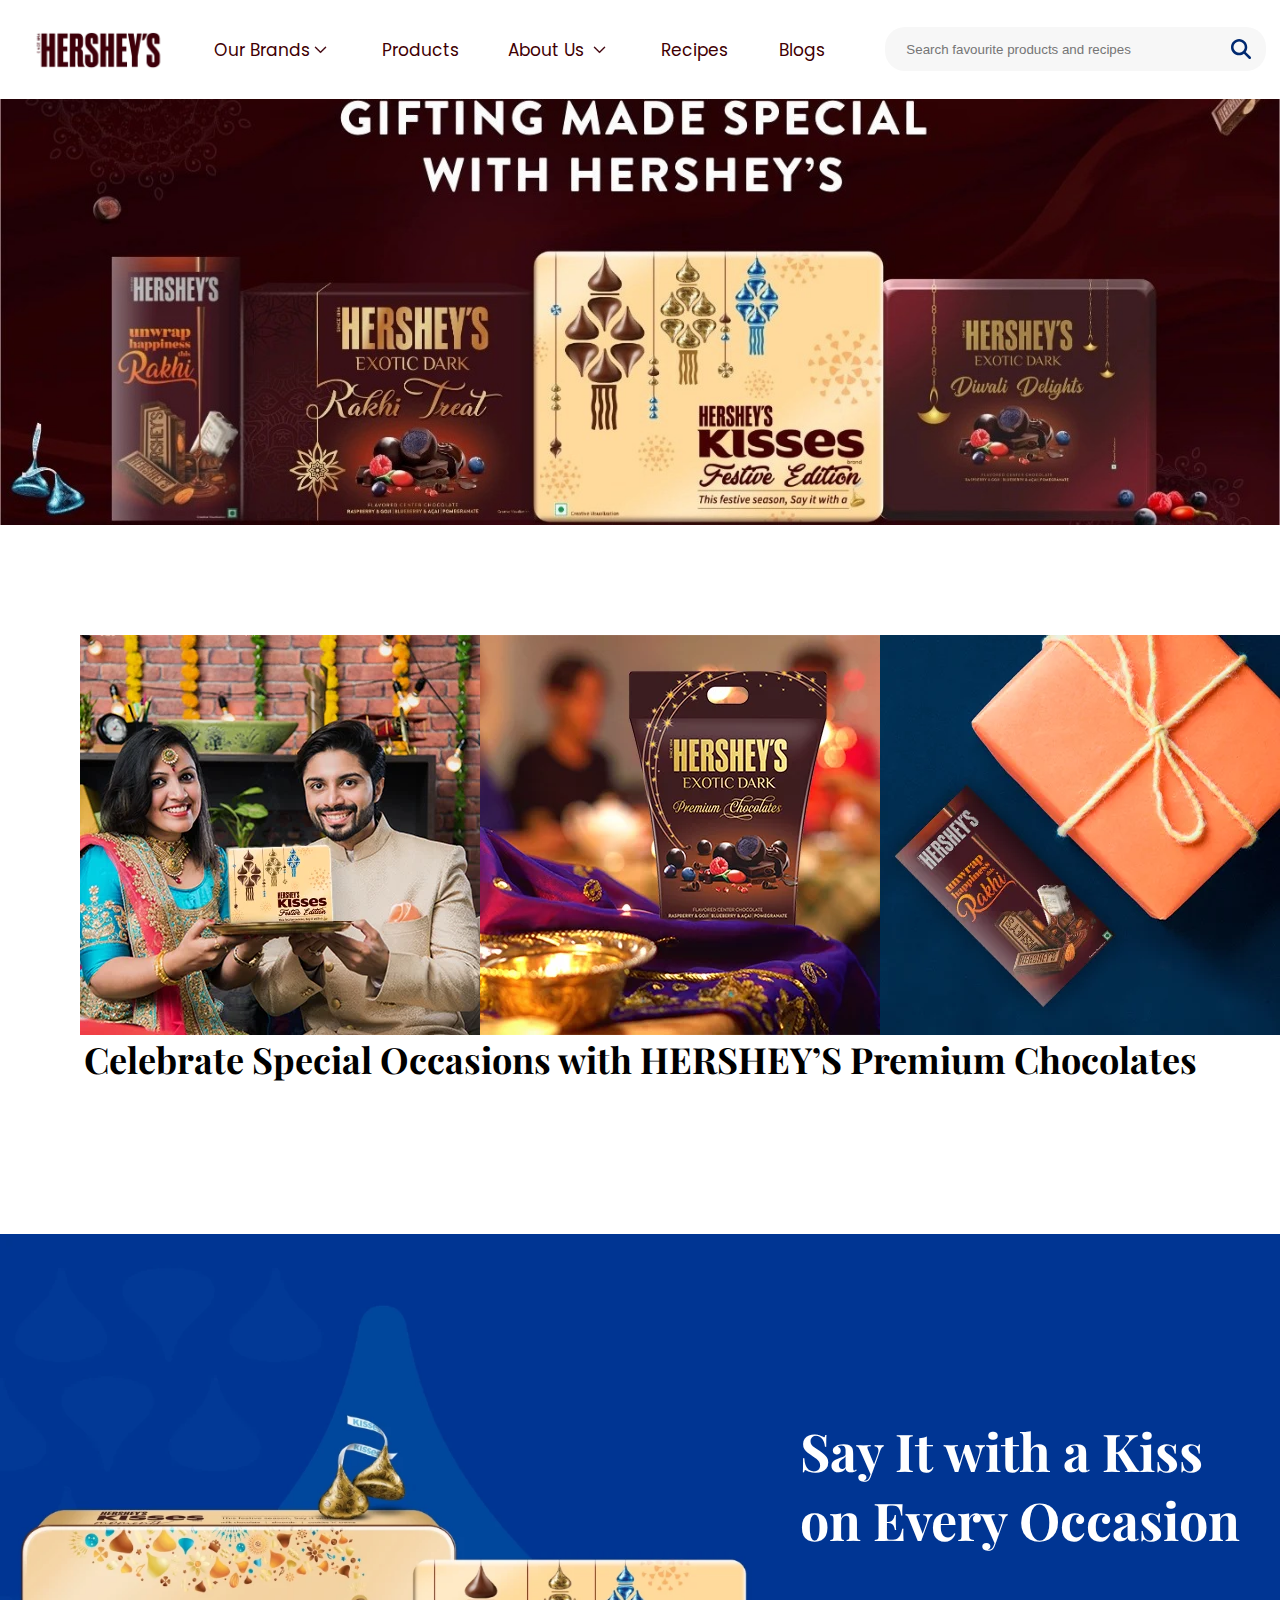
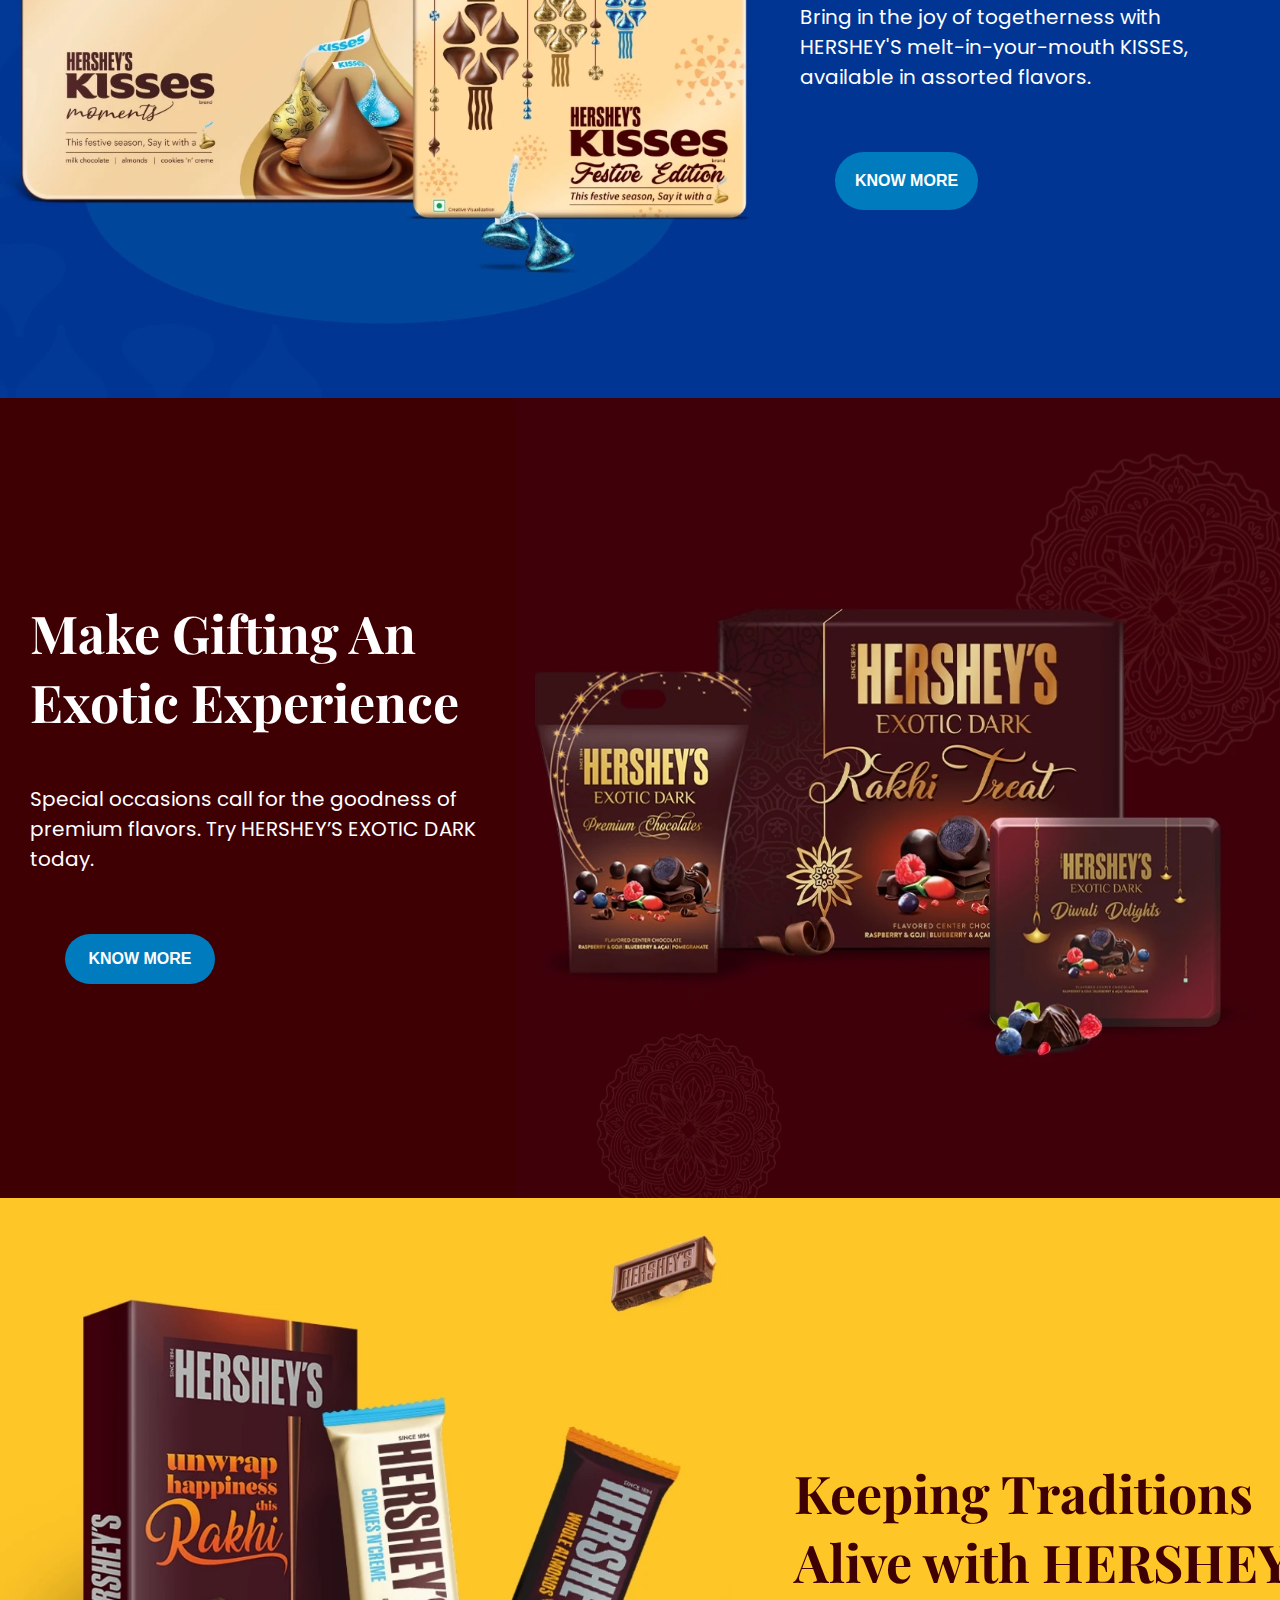
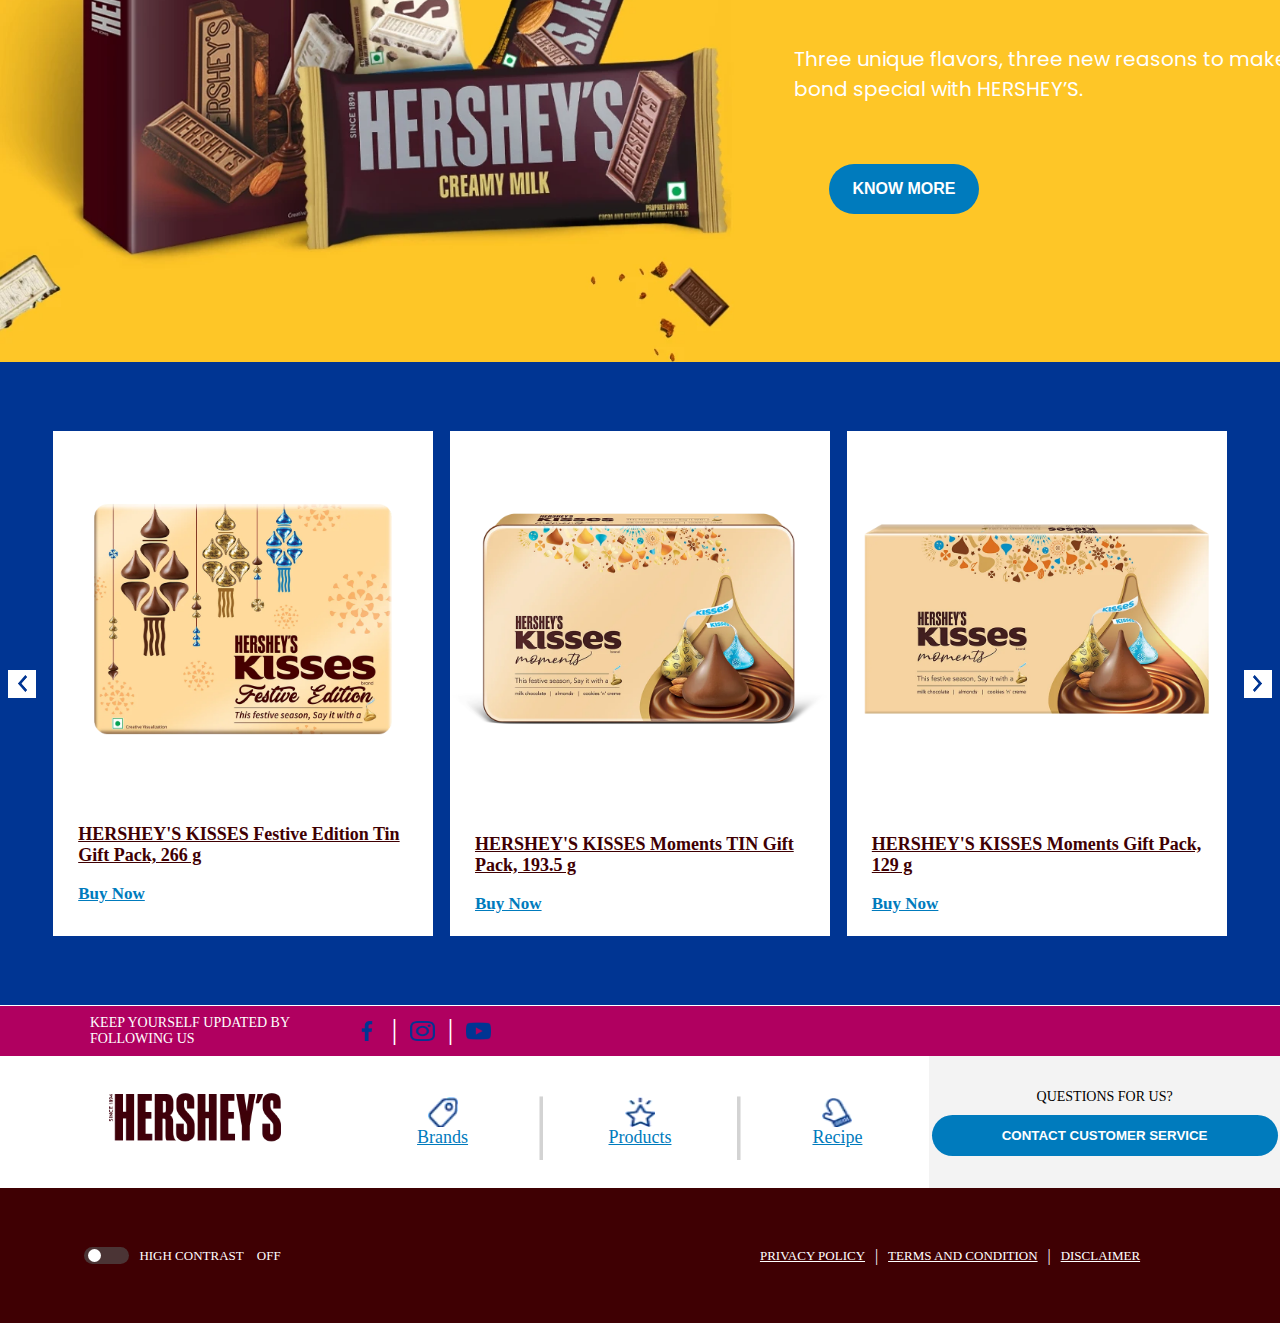
<file: vineeth/Page-1/index.html>
<!DOCTYPE html>
<html lang="en">
<head>
    <meta charset="UTF-8">
    <meta name="viewport" content="width=device-width, initial-scale=1.0">
    <title>Gifting Made Special with HERSHEY'S | HERSHEY'S India</title>
    <link rel="icon" href="./icon/icon-192x192.webp" type="image/webp" sizes="192x192">
    <link rel="stylesheet" href="style.css">
    <link rel="preconnect" href="https://fonts.googleapis.com">
<link rel="preconnect" href="https://fonts.gstatic.com" crossorigin>
<link href="https://fonts.googleapis.com/css2?family=Playfair+Display:ital,wght@0,400..900;1,400..900&family=Poppins:ital,wght@0,100;0,200;0,300;0,400;0,500;0,600;0,700;0,800;0,900;1,100;1,200;1,300;1,400;1,500;1,600;1,700;1,800;1,900&display=swap" rel="stylesheet">
</head>
<body>
    <nav class="nav-1">
        <div class="nav-lft-container">
            <div class="logo-img">
                <img src="./logo/./hersheys-logo-color.webp" alt="">
            </div>
            <div class="dropdown-1">
                <div class="dropdown-div-1">
                    <div class="dropdown-div-c1">
                        Our Brands <img src="./icon/icons8-expand-arrow-96.png" alt="" height="15px">
                    </div>
               </div>
               <div class="dropdown-div-2">
                    <div class="dropdown-div-c2">
                        Products
                    </div>
               </div>
               <div class="dropdown-div-3">
                    <div class="dropdown-div-c3">
                        About Us <img src="./icon/icons8-expand-arrow-96.png" alt="" height="15px">
                    </div>
               </div>
               <div class="dropdown-div-4">
                    <div class="dropdown-div-c4">
                        Recipes
                    </div>
               </div>
               <div class="dropdown-div-5">
                    <div class="dropdown-div-c5">
                        Blogs
                    </div>
               </div>
            </div>
            
        </div>
        <div class="nav-ri8-container">
            <div class="global-searchbar-1">
                <input type="text" name="" id="" placeholder="   Search favourite products and recipes">
                <div class="search-2">
                    <div class="search-icon">
                        <svg xmlns="http://www.w3.org/2000/svg" viewBox="0 0 512 512"><!--!Font Awesome Free 6.7.1 by @fontawesome - https://fontawesome.com License - https://fontawesome.com/license/free Copyright 2024 Fonticons, Inc.--><path fill="#002970" d="M416 208c0 45.9-14.9 88.3-40 122.7L502.6 457.4c12.5 12.5 12.5 32.8 0 45.3s-32.8 12.5-45.3 0L330.7 376c-34.4 25.2-76.8 40-122.7 40C93.1 416 0 322.9 0 208S93.1 0 208 0S416 93.1 416 208zM208 352a144 144 0 1 0 0-288 144 144 0 1 0 0 288z"/></svg>
                    </div>
                    
                </div>
            </div>
        </div>
    </nav>
    <div class="banner">
        <img src="./image/gifting-banner.jpg" alt="" class="gift-banner">
    </div>
    <div class="img-container">
        <img src="./image/main-left.png" alt="">
        <img src="./image/main-center.png" alt="">
        <img src="./image/main-right.png" alt="">
    </div>
    <h2>Celebrate Special Occasions with HERSHEY’S Premium Chocolates</h2>
    
    <div class="para">
        <p>Gifting made decadent with HERSHEY’S premium range of KISSES, EXOTIC DARK and BARS.</p>
        <p>Festive occasions, birthdays, anniversaries, and more - we have something for everyone.</p>
    </div>
    <div class="hersheys-kisses">
        <img src="./image/c-1.jpg" alt="">
        <div class="container">
            <div class="box-head">
                <h1 class="box-h1">Say It with a Kiss on Every Occasion</h1>
                <p class="box-para">Bring in the joy of togetherness with
                HERSHEY'S melt-in-your-mouth KISSES,
                available in assorted flavors.</p>
                <button>KNOW MORE</button>
            </div>   
        </div>
    </div>
    <div class="brown-container">
        <div class="brown-right">
            <div class="brown-content">
                <h1>Make Gifting An
                    Exotic Experience</h1>
                    <p>Special occasions call for the goodness of premium
                        flavors. Try HERSHEY’S EXOTIC DARK today.</p>
                        <button>KNOW MORE</button>
            </div>
        </div>
        <img src="./image/c-2.jpg" alt="" class="brown-img">
    </div>
    <div class="yellow-container">
        <img src="./image/c-3.jpg" alt="">
        <div class="yellow-box">
            <div class="yellow-content">
                <h1>Keeping Traditions
                    Alive with HERSHEY’S</h1>
                    <p>Three unique flavors, three new reasons to make
                        every bond special with HERSHEY’S.</p>
                        <button>KNOW MORE</button>
             </div>
                
            
        </div>
    </div>
    <div class="gift-container">
        <div class="lft-arrow">
            <img src="./icon/left-arrow.png" alt="">
        </div>
        <div class="gft-left-container">
            <img src="./image/c-c-left.png" alt="">
            <div class="product-description">
                <a href="#" class="product">HERSHEY'S KISSES Festive Edition Tin Gift Pack, 266 g</a> 
                <br>
            <a href="#" class="buy">Buy Now</a>
            </div>
            
        </div>
        <div class="gft-center-container">
            <img src="./image/c-c-center.png" alt="">
            <div class="product-description">
             <a href="#" class="product">HERSHEY'S KISSES Moments TIN Gift Pack, 193.5 g</a>
             <br>
             <a href="#" class="buy">Buy Now</a>
            </div>
            
        </div>
        <div class="gft-ri8-container">
            <img src="./image/c-c-right.png" alt="">
            <div class="product-description">
             <a href="#" class="product">HERSHEY'S KISSES Moments Gift Pack, 129 g</a>
             <br>
             <a href="#" class="buy">Buy Now</a>
            </div>
            
        </div>
        <div class="ri8-arrow">
            <img src="./icon/right-arrow.png" alt="">
        </div>
    </div>
    <div class="social-media">
        <div class="sm-icons">
            <div class="sm-icons-content">
                <p>KEEP YOURSELF UPDATED BY FOLLOWING US</p>
            </div>
            <div class="sm-icons-content-1">
                <div class="fb-icon">
                    <img src="./icon/facebook-app-symbol.png" alt="Facebook">
                </div>
                <p>|</p>
                <div class="instagram-icon">
                    <img src="./icon/instagram.png" alt="Instagram">
                </div>
                <p>|</p>
                <div class="youtube">
                    <img src="./icon/youtube.png" alt="Youtube">
                </div>
            </div>
        </div>
        <div class="empty-space">
        </div>
        
    </div>
    <div class="contact-service">
        <div class="contact-service-logo">
            <div class="logo-brands">
                <img src="./logo/hersheys-logo-color.webp" alt="Hershey" title="Hersheys">
            </div>
               
        </div>
        <div class="logo-content">
               <div class="logo-content-brands">
                <div class="logo-name-1 logo-name">
                    <img src="./icon/footer_our-brands_icon-PNG8.webp" alt="">
                <a href="#">Brands</a>
                </div>
                
               </div>
               <p>|</p>
               <div class="logo-content-brands">
                <div class="logo-name-2 logo-name">
                <img src="./icon/footer_products_icon-png.webp" alt="">
                <a href="#">Products</a>
                </div>
                
               </div>
               <p>|</p>
               <div class="logo-content-brands ">
                <div class="logo-name-3 logo-name">
                <img src="./icon/footer_recipes_icon-22.26-png8.webp" alt="">
                <a href="#">Recipe</a>
                </div>
                
               </div>
        </div>
        <div class="contact-customer">
                <p style="color: black;">QUESTIONS FOR US?</p>
                <button>CONTACT CUSTOMER SERVICE</button>
        </div>
    </div>
    <div class="footer">
        <div class="footer-container-lft">
            <div class="toggle-container">
                <div class="toggle-button">

                </div>
            </div>
            <p>HIGH CONTRAST <span style="margin-left: 10px;">OFF</span></p>
        </div>
        <div class="footer-middle">
            
        </div>
        <div class="footer-container-ri8">
            
                <div class="ri8-footer-content">
                    <a href="#">PRIVACY POLICY</a>
                    <p>|</p>
                    <a href="#">TERMS AND CONDITION</a>
                    <p>|</p>
                    <a href="#">DISCLAIMER</a>
                </div>

        </div>
    </div>
</body>
</html>
</file>
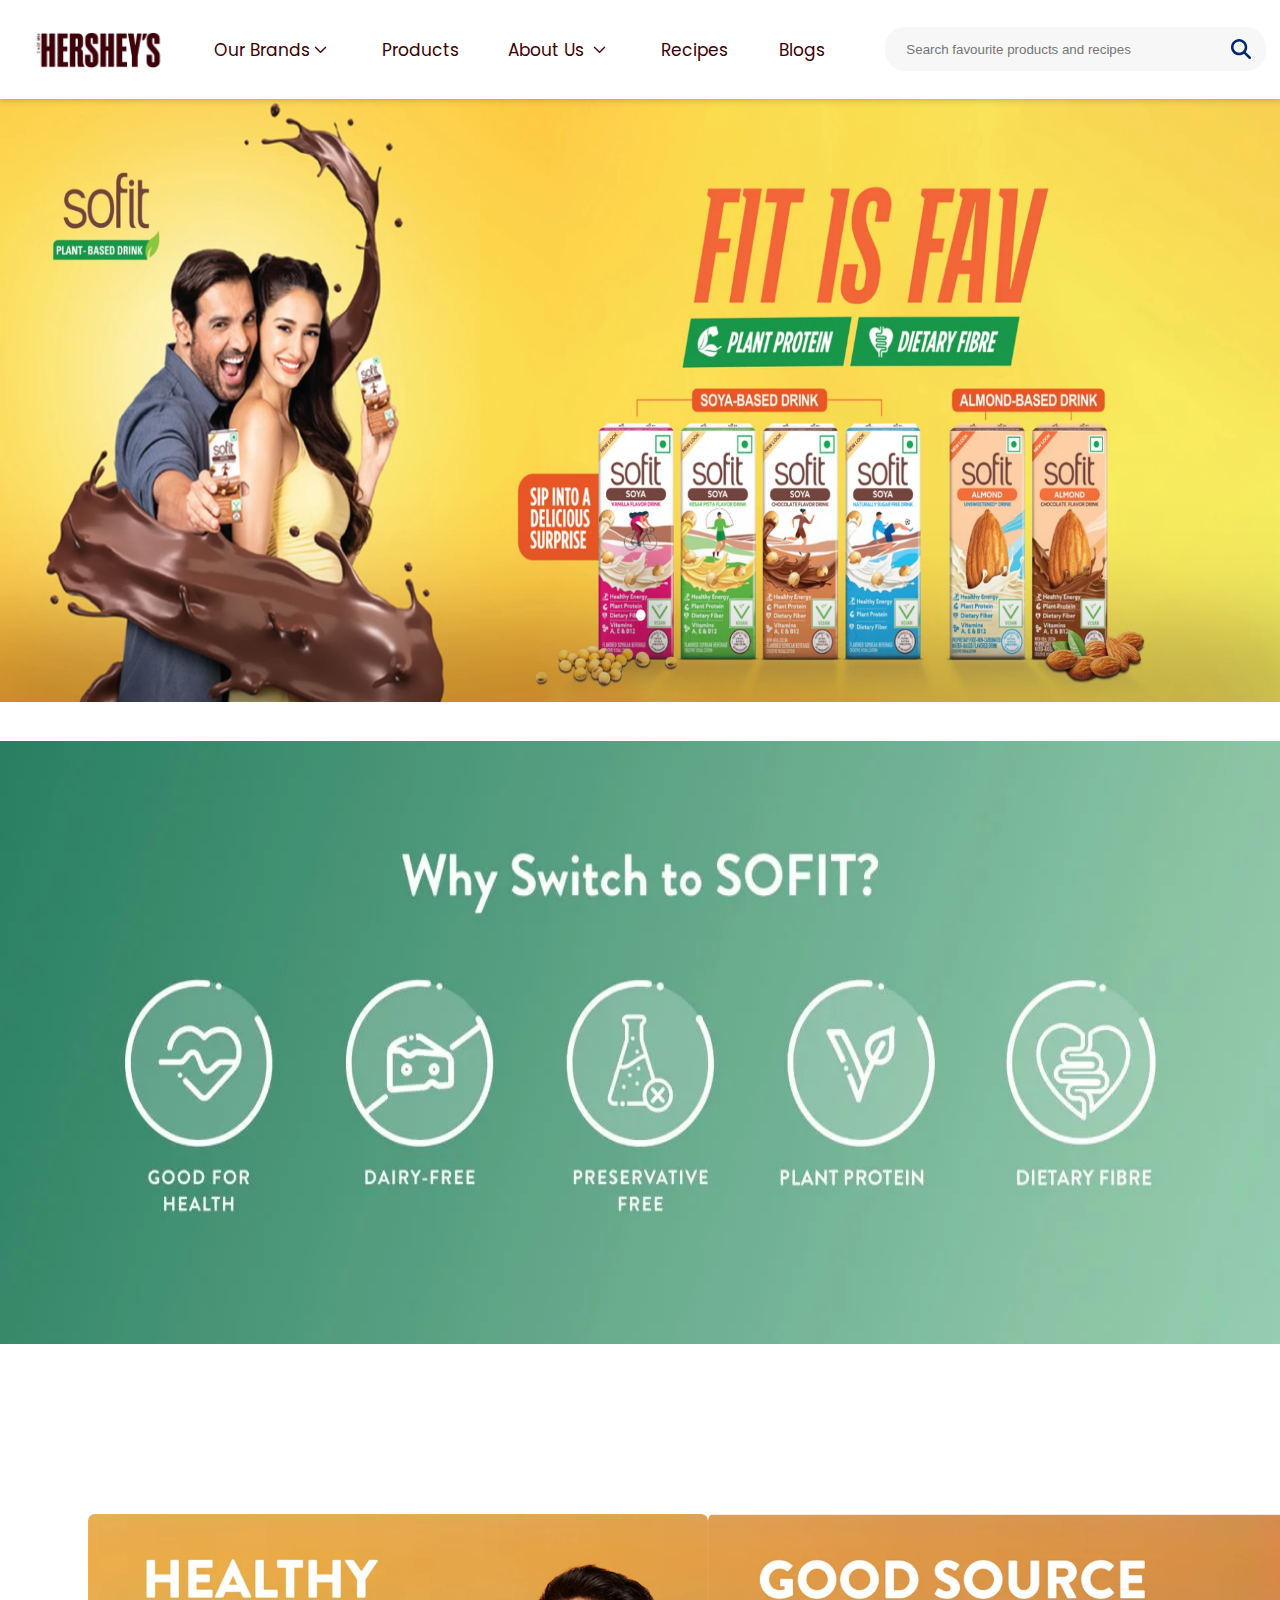
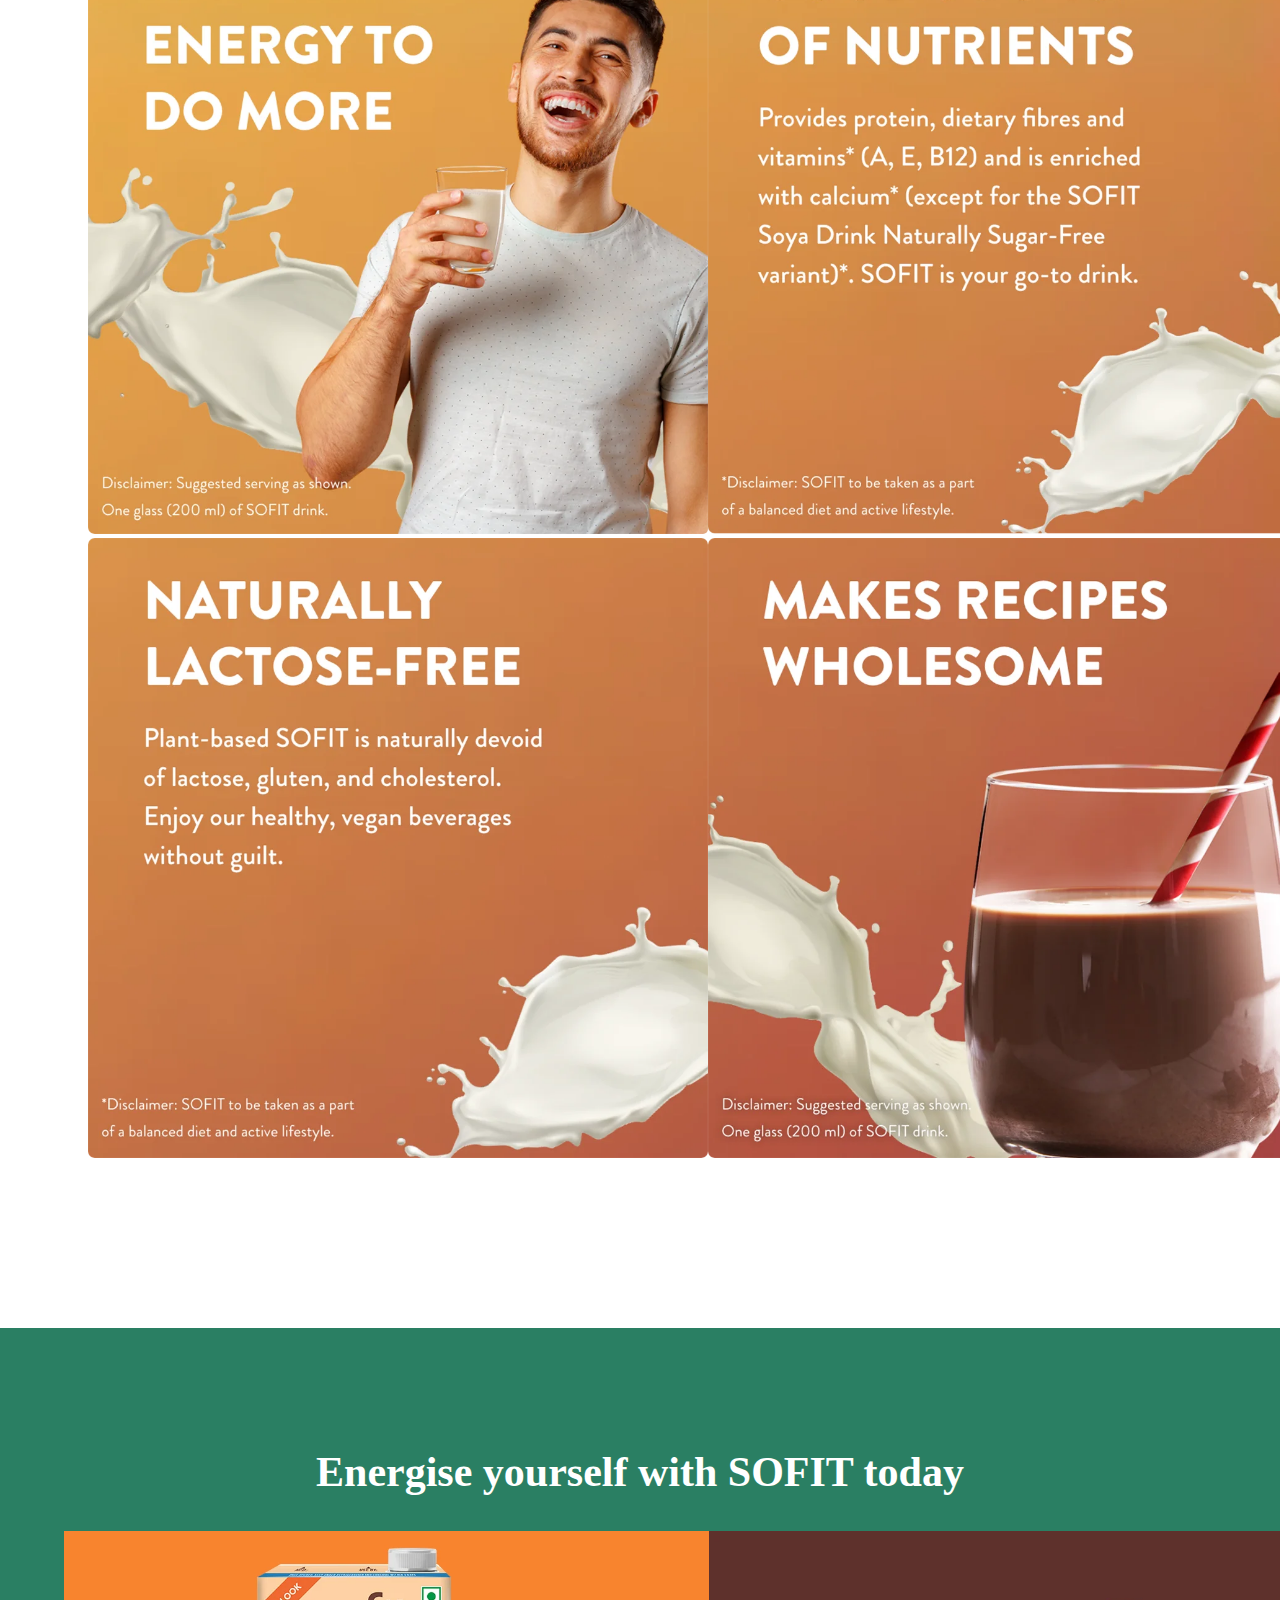
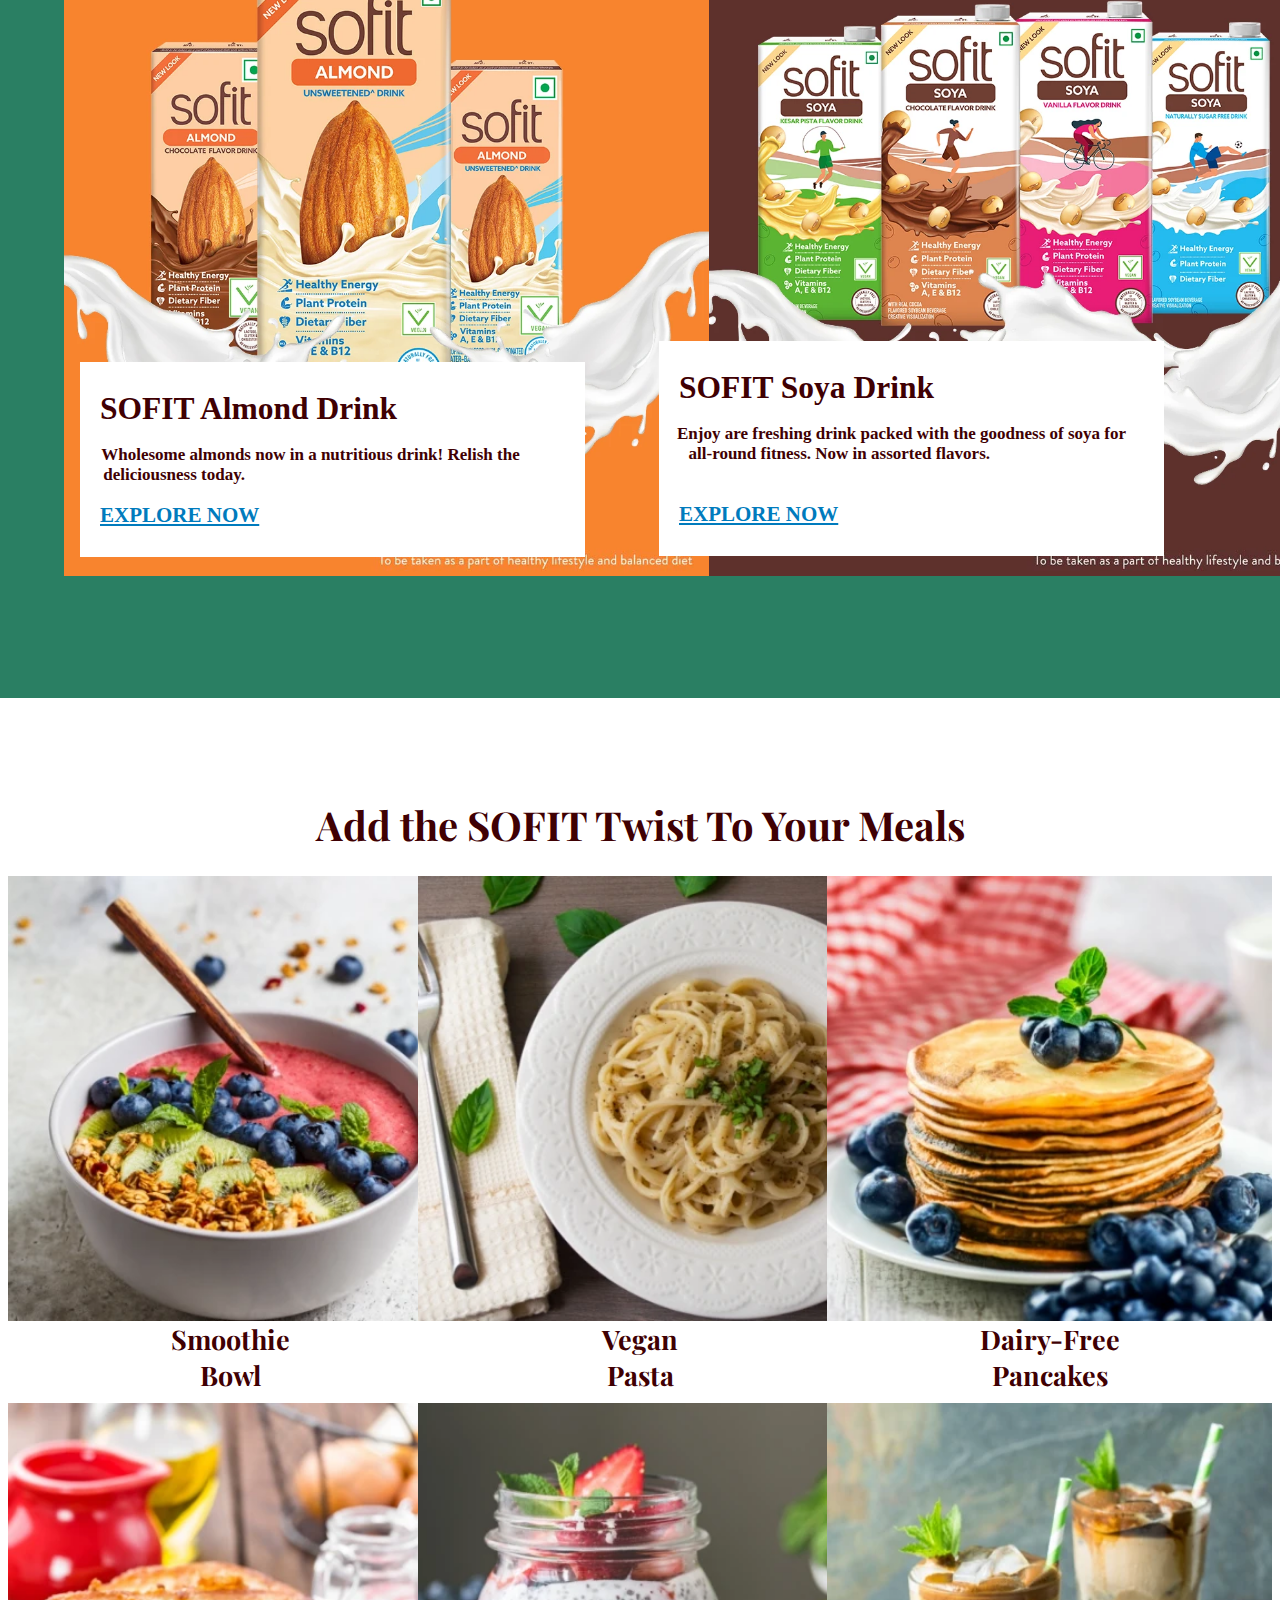
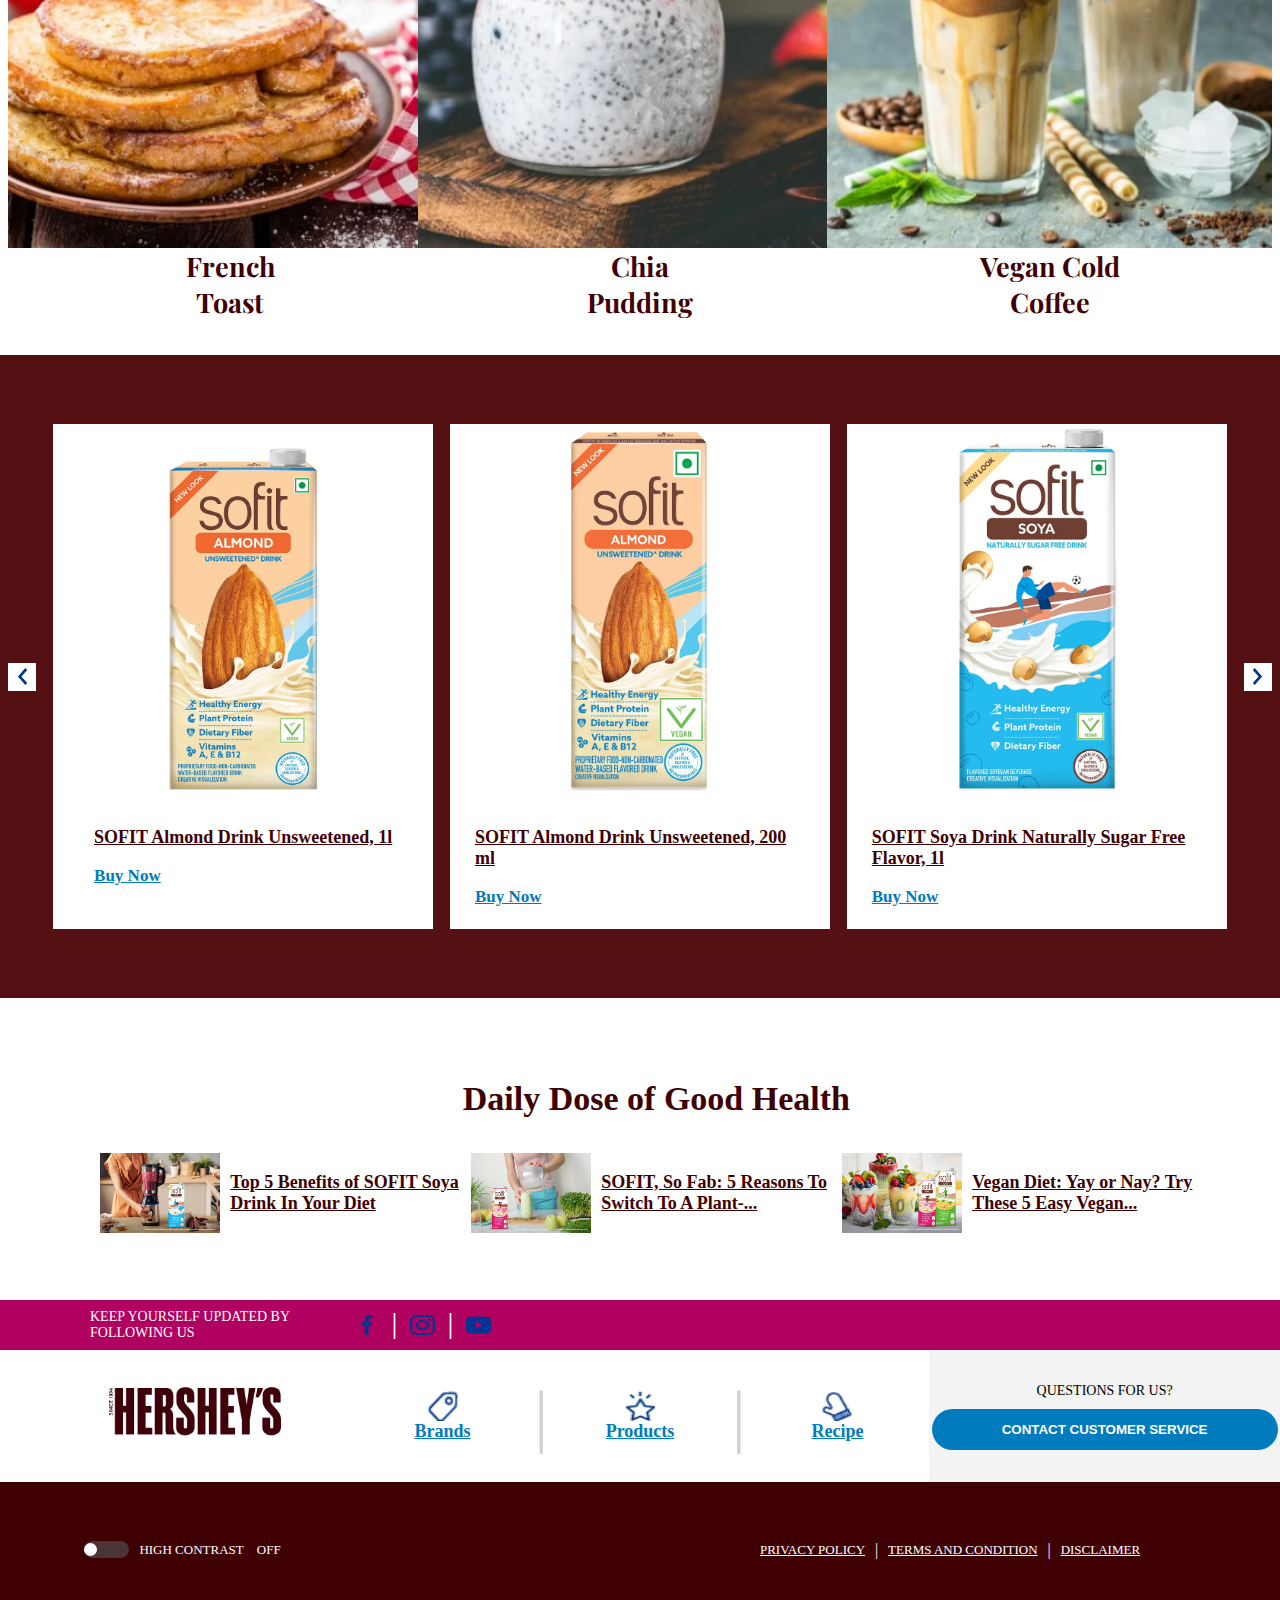
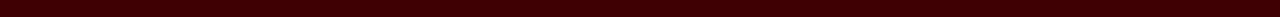
<file: vineeth/page-2/index.html>
<!DOCTYPE html>
<html lang="en">
<head>
    <meta charset="UTF-8">
    <meta name="viewport" content="width=device-width, initial-scale=1.0">
    <title>Buy Hershey's Sofit | Delicious and Nutritious Soya Milk | HERSHEY'S India</title>
    <link rel="icon" href="./icon/icon-192x192.webp" type="image/webp" sizes="192x192">
    <link rel="stylesheet" href="style.css">
    <link rel="preconnect" href="https://fonts.googleapis.com">
<link rel="preconnect" href="https://fonts.gstatic.com" crossorigin>
<link href="https://fonts.googleapis.com/css2?family=Playfair+Display:ital,wght@0,400..900;1,400..900&family=Poppins:ital,wght@0,100;0,200;0,300;0,400;0,500;0,600;0,700;0,800;0,900;1,100;1,200;1,300;1,400;1,500;1,600;1,700;1,800;1,900&display=swap" rel="stylesheet">
</head>
<body>
    <nav class="nav-1">
        <div class="nav-lft-container">
            <div class="logo-img">
                <img src="./logo/./hersheys-logo-color.webp" alt="">
            </div>
            <div class="dropdown-1">
                <div class="dropdown-div-1">
                    <div class="dropdown-div-c1">
                        Our Brands <img src="./icon/icons8-expand-arrow-96.png" alt="" height="15px">
                    </div>
               </div>
               <div class="dropdown-div-2">
                    <div class="dropdown-div-c2">
                        Products
                    </div>
               </div>
               <div class="dropdown-div-3">
                    <div class="dropdown-div-c3">
                        About Us <img src="./icon/icons8-expand-arrow-96.png" alt="" height="15px">
                    </div>
               </div>
               <div class="dropdown-div-4">
                    <div class="dropdown-div-c4">
                        Recipes
                    </div>
               </div>
               <div class="dropdown-div-5">
                    <div class="dropdown-div-c5">
                        Blogs
                    </div>
               </div>
            </div>
            
        </div>
        <div class="nav-ri8-container">
            <div class="global-searchbar-1">
                <input type="text" name="" id="" placeholder="   Search favourite products and recipes">
                <div class="search-2">
                    <div class="search-icon">
                        <svg xmlns="http://www.w3.org/2000/svg" viewBox="0 0 512 512"><!--!Font Awesome Free 6.7.1 by @fontawesome - https://fontawesome.com License - https://fontawesome.com/license/free Copyright 2024 Fonticons, Inc.--><path fill="#002970" d="M416 208c0 45.9-14.9 88.3-40 122.7L502.6 457.4c12.5 12.5 12.5 32.8 0 45.3s-32.8 12.5-45.3 0L330.7 376c-34.4 25.2-76.8 40-122.7 40C93.1 416 0 322.9 0 208S93.1 0 208 0S416 93.1 416 208zM208 352a144 144 0 1 0 0-288 144 144 0 1 0 0 288z"/></svg>
                    </div>
                    
                </div>
            </div>
        </div>
    </nav>
    <div class="yellow-image">
        <img src="./image/main.png" alt="">
    </div>
    <div class="green-image">
        <img src="./image/sofit-switch-banner.webp" alt="">
    </div>
    <div class="orange-container">
        <div class="orange-container-1">
            <img src="./image/orange-1.png" alt="">
        </div>
        <div class="orange-container-2">
            <img src="./image/orange-2.png" alt="">
        </div>
        <div class="orange-container-3">
            <img src="./image/orange-3.png" alt="">
        </div>
        <div class="orange-container-4">
            <img src="./image/orange-4.png" alt="">
        </div>
    </div>
    <div class="green-container">
        <h1>Energise yourself with SOFIT today</h1>
        <div class="sofit-drink">
            
            <img src="./image/Sofit-almond-drink.jpg" alt="">
            <img src="./image/Sofit_soya_drink.jpg" alt="">
        </div>
        <div class="sofit-drinks-more-details">
            <div class="explore-now">
                <div class="explore-now-1">
                    <h2>SOFIT Almond Drink</h2>
                <p>Wholesome almonds now in a nutritious drink! Relish the deliciousness today. <span style="visibility: hidden;">created to create space in end.............</span></p>
                <a href="#">EXPLORE NOW</a>
                </div>
                
            </div>
            <div class="explore-now">
                <div class="explore-now-2">
                    <h2>SOFIT Soya Drink</h2>
                <p>Enjoy are freshing drink packed with the goodness of soya for all-round fitness. Now in assorted flavors. <span style="visibility: hidden;">created to create space in end.....................</span></p>
                <a href="#">EXPLORE NOW</a>
                </div>
                
            </div>
        </div>
    </div>
    <div class="sofit-meals">
        <div class="meals-heading">
             <h1>Add the SOFIT Twist To Your Meals</h1>
        </div>
        <div class="sofit-meals-container">
            <div class="sofit-meals-image">
            <img src="./image/sofit-smoothie-bowl.jpeg" alt="">
            <h2>Smoothie</h2>
                <h2>Bowl</h2>
        </div>
        <div class="sofit-meals-image">
            <img src="./image/sofit-vegan-pasta.jpeg" alt="">
            <h2>Vegan</h2>
            <h2>Pasta</h2>
        </div>
        <div class="sofit-meals-image">
            <img src="./image/sofit-dairy-free-pancakes.jpeg" alt="">
            <h2>Dairy-Free</h2>
            <h2>Pancakes</h2>
        </div>
        <div class="sofit-meals-image">
            <img src="./image/sofit-french-toast.jpeg" alt="">
            <h2>French</h2>
            <h2>Toast</h2>
        </div>
        <div class="sofit-meals-image">
            <img src="./image/sofit-chia-pudding.jpeg" alt="">
            <h2>Chia</h2>
            <h2>Pudding</h2>
        </div>
        <div class="sofit-meals-image">
            <img src="./image/sofit-vegan-cold-coffee.jpeg" alt="">
            <h2>Vegan Cold</h2>
            <h2>Coffee</h2>
        </div>
        </div>
        
    </div>


    <div class="gift-container">
        <div class="lft-arrow">
            <img src="./icon/left-arrow.png" alt="">
        </div>
        <div class="gft-left-container">
            <img src="./image/slidebar-left.png" alt="">
            <div class="product-description">
                <a href="#" class="product">SOFIT Almond Drink Unsweetened, 1l</a> 
                <br>
            <a href="#" class="buy">Buy Now</a>
            </div>
            
        </div>
        <div class="gft-center-container">
            <img src="./image/slidebar-center.png" alt="">
            <div class="product-description">
             <a href="#" class="product">SOFIT Almond Drink Unsweetened, 200 ml</a>
             <br>
             <a href="#" class="buy">Buy Now</a>
            </div>
            
        </div>
        <div class="gft-ri8-container">
            <img src="./image/slidebar-right.png" alt="">
            <div class="product-description">
             <a href="#" class="product">SOFIT Soya Drink Naturally Sugar Free Flavor, 1l</a>
             <br>
             <a href="#" class="buy">Buy Now</a>
            </div>
            
        </div>
        <div class="ri8-arrow">
            <img src="./icon/right-arrow.png" alt="">
        </div>
    </div>

    <div class="sofit-blog">
        <div class="sofit-blog-heading">
            <h1>Daily Dose of Good Health</h1>
        </div>
        <div class="sofit-blog-main-container">
        <div class="sofit-blog-main-item">
            <div class="blog-img">
                <img src="./image/daily-dose-left.jpg" alt="">
            </div>
            <div class="blog-link">
                <p>
                    <strong>
                        Top 5 Benefits of SOFIT Soya Drink In Your Diet
                    </strong>
                </p>
            </div>
        </div>
        <div class="sofit-blog-main-item">
            <div class="blog-img">
                <img src="./image/daily-dose-center.jpg" alt="">
            </div>
            <div class="blog-link">
                <p>
                    <strong>SOFIT, So Fab: 5 Reasons To Switch To A Plant-...</strong>
                </p>
            </div>
        </div>
        <div class="sofit-blog-main-item">
            <div class="blog-img">
                <img src="./image/daily-dose-right.jpg" alt="">
            </div>
            <div class="blog-link">
                <p>
                    <strong>
                        Vegan Diet: Yay or Nay? Try These 5 Easy Vegan...
                    </strong>
                </p>
            </div>
        </div>
        </div>
        
    </div>


                                                       <!-- Footer -->
    <div class="social-media">
        <div class="sm-icons">
            <div class="sm-icons-content">
                <p>KEEP YOURSELF UPDATED BY FOLLOWING US</p>
            </div>
            <div class="sm-icons-content-1">
                <div class="fb-icon">
                    <img src="./icon/facebook-app-symbol.png" alt="Facebook">
                </div>
                <p>|</p>
                <div class="instagram-icon">
                    <img src="./icon/instagram.png" alt="Instagram">
                </div>
                <p>|</p>
                <div class="youtube">
                    <img src="./icon/youtube.png" alt="Youtube">
                </div>
            </div>
        </div>
        <div class="empty-space">
        </div>
        
    </div>
    <div class="contact-service">
        <div class="contact-service-logo">
            <div class="logo-brands">
                <img src="./logo/hersheys-logo-color.webp" alt="Hershey">
            </div>
               
        </div>
        <div class="logo-content">
               <div class="logo-content-brands">
                <div class="logo-name-1 logo-name">
                    <img src="./icon/footer_our-brands_icon-PNG8.webp" alt="">
                    <a href="#"><strong>Brands</strong></a>
                </div>
                
               </div>
               <p>|</p>
               <div class="logo-content-brands">
                <div class="logo-name-2 logo-name">
                  <img src="./icon/footer_products_icon-png.webp" alt="">
                  <a href="#"><strong>Products</strong></a>
                </div>
                
               </div>
               <p>|</p>
               <div class="logo-content-brands ">
                <div class="logo-name-3 logo-name">
                  <img src="./icon/footer_recipes_icon-22.26-png8.webp"   alt="">
                  <a href="#"><strong>Recipe</strong></a>
                </div>
                
               </div>
        </div>
        <div class="contact-customer">
                <p style="color: black;">QUESTIONS FOR US?</p>
                <button>CONTACT CUSTOMER SERVICE</button>
        </div>
    </div>
    <div class="footer">
        <div class="footer-container-lft">
            <div class="toggle-container">
                <div class="toggle-button">

                </div>
            </div>
            <p>HIGH CONTRAST <span style="margin-left: 10px;">OFF</span></p>
        </div>
        <div class="footer-middle">
            
        </div>
        <div class="footer-container-ri8">
            
                <div class="ri8-footer-content">
                    <a href="#">PRIVACY POLICY</a>
                    <p>|</p>
                    <a href="#">TERMS AND CONDITION</a>
                    <p>|</p>
                    <a href="#">DISCLAIMER</a>
                </div>

        </div>
    </div>
</body>
</html>
</file>
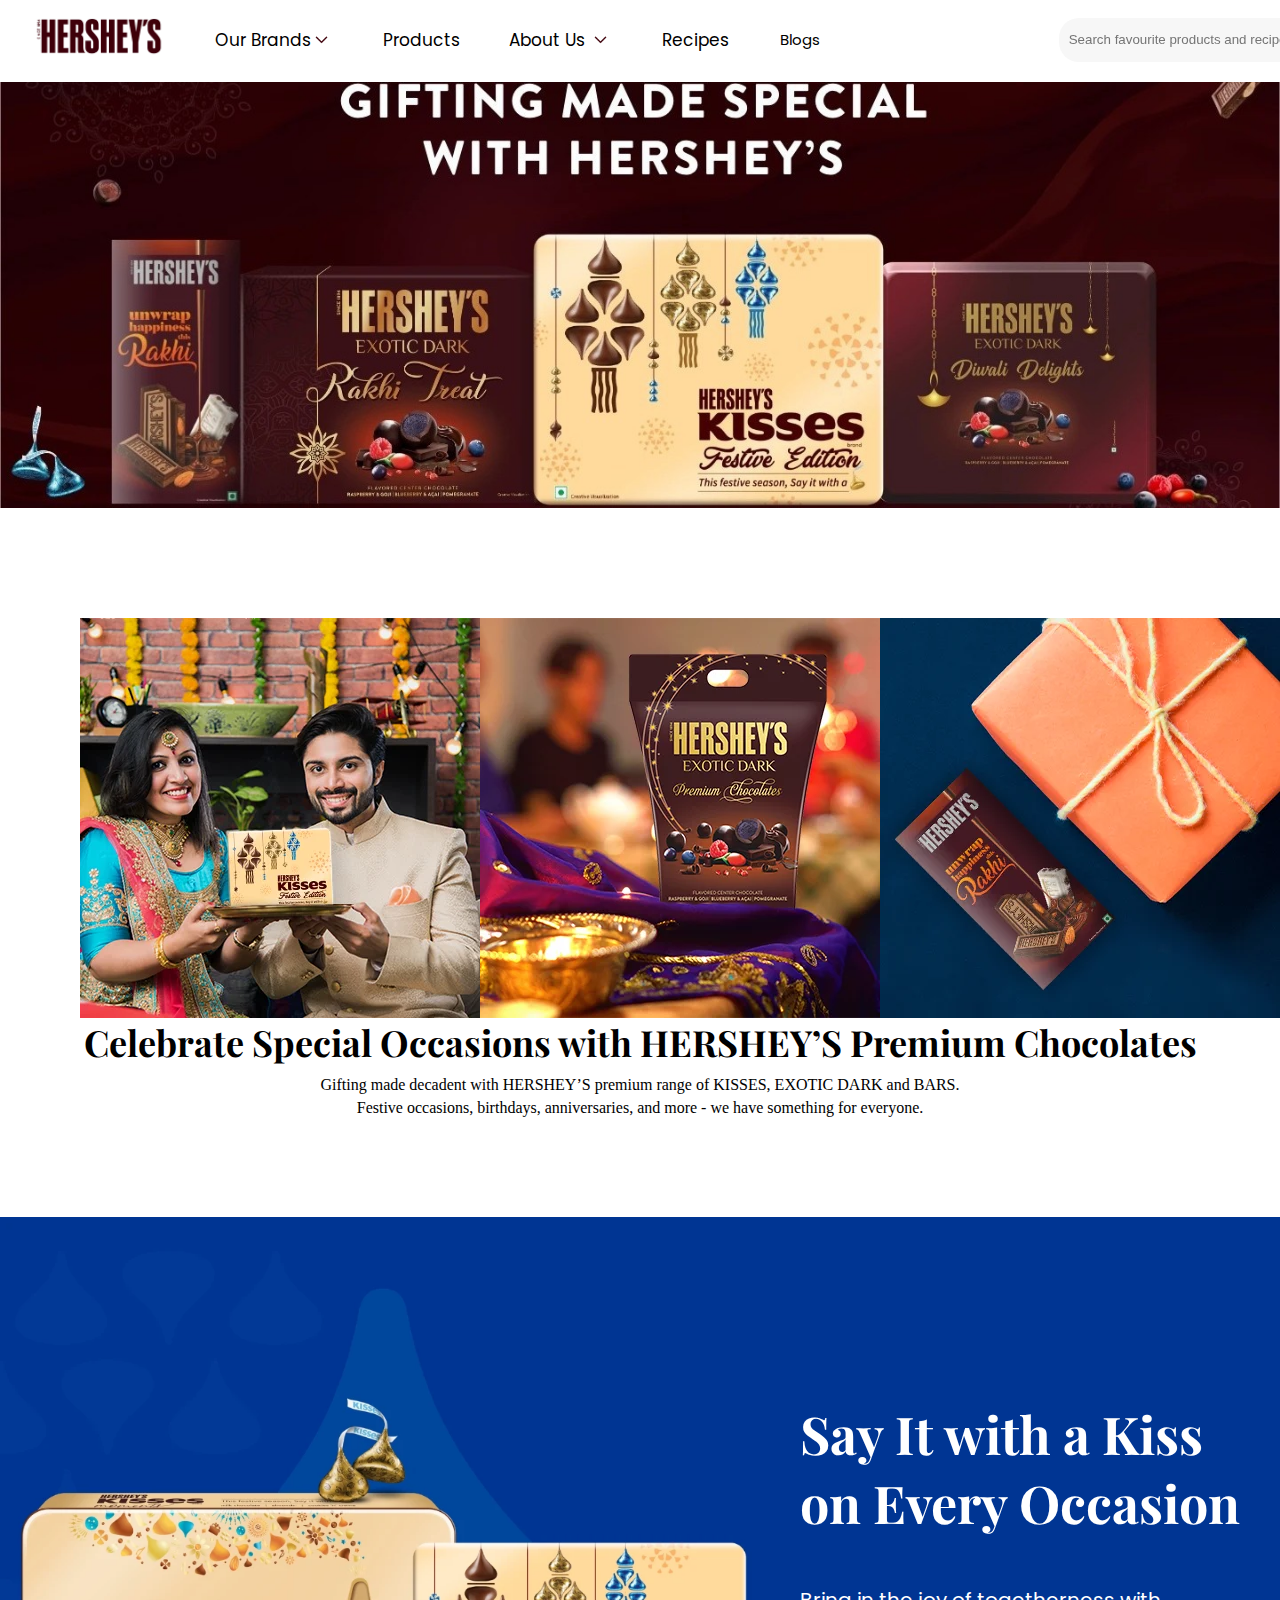
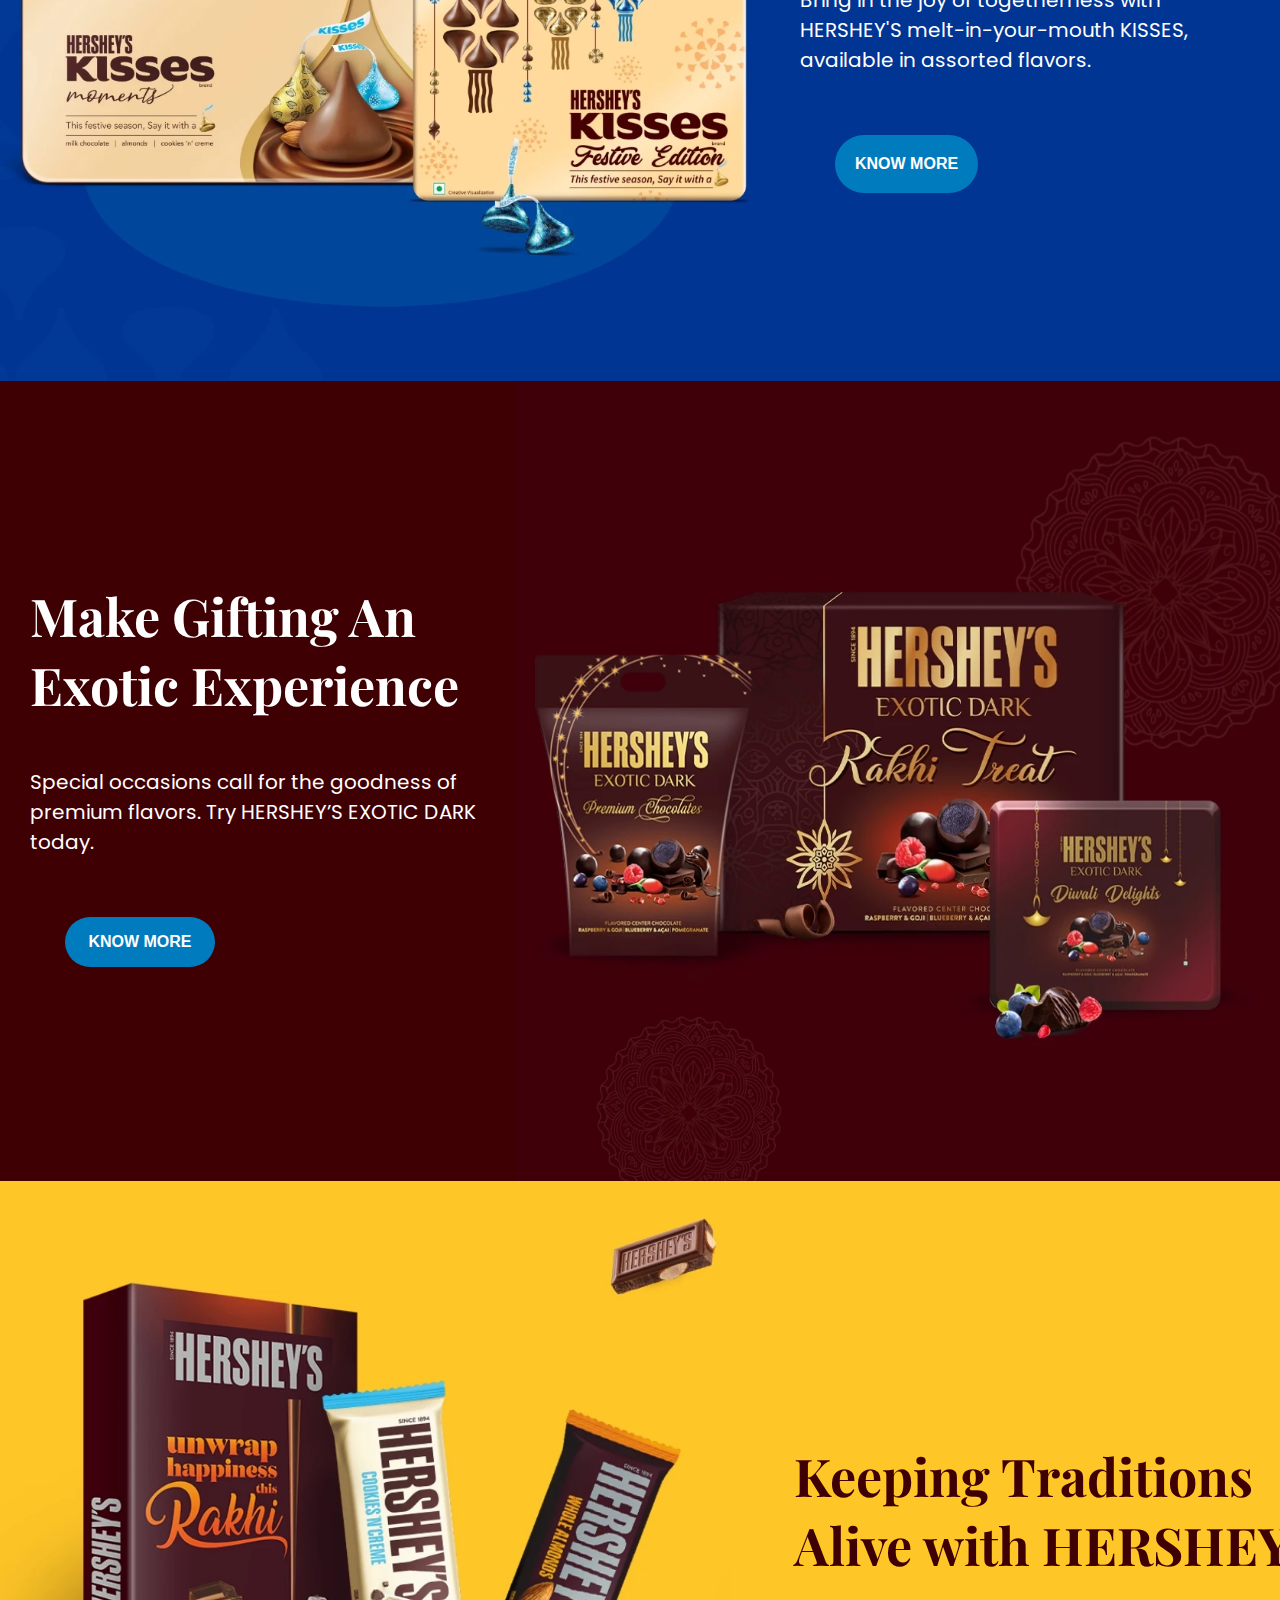
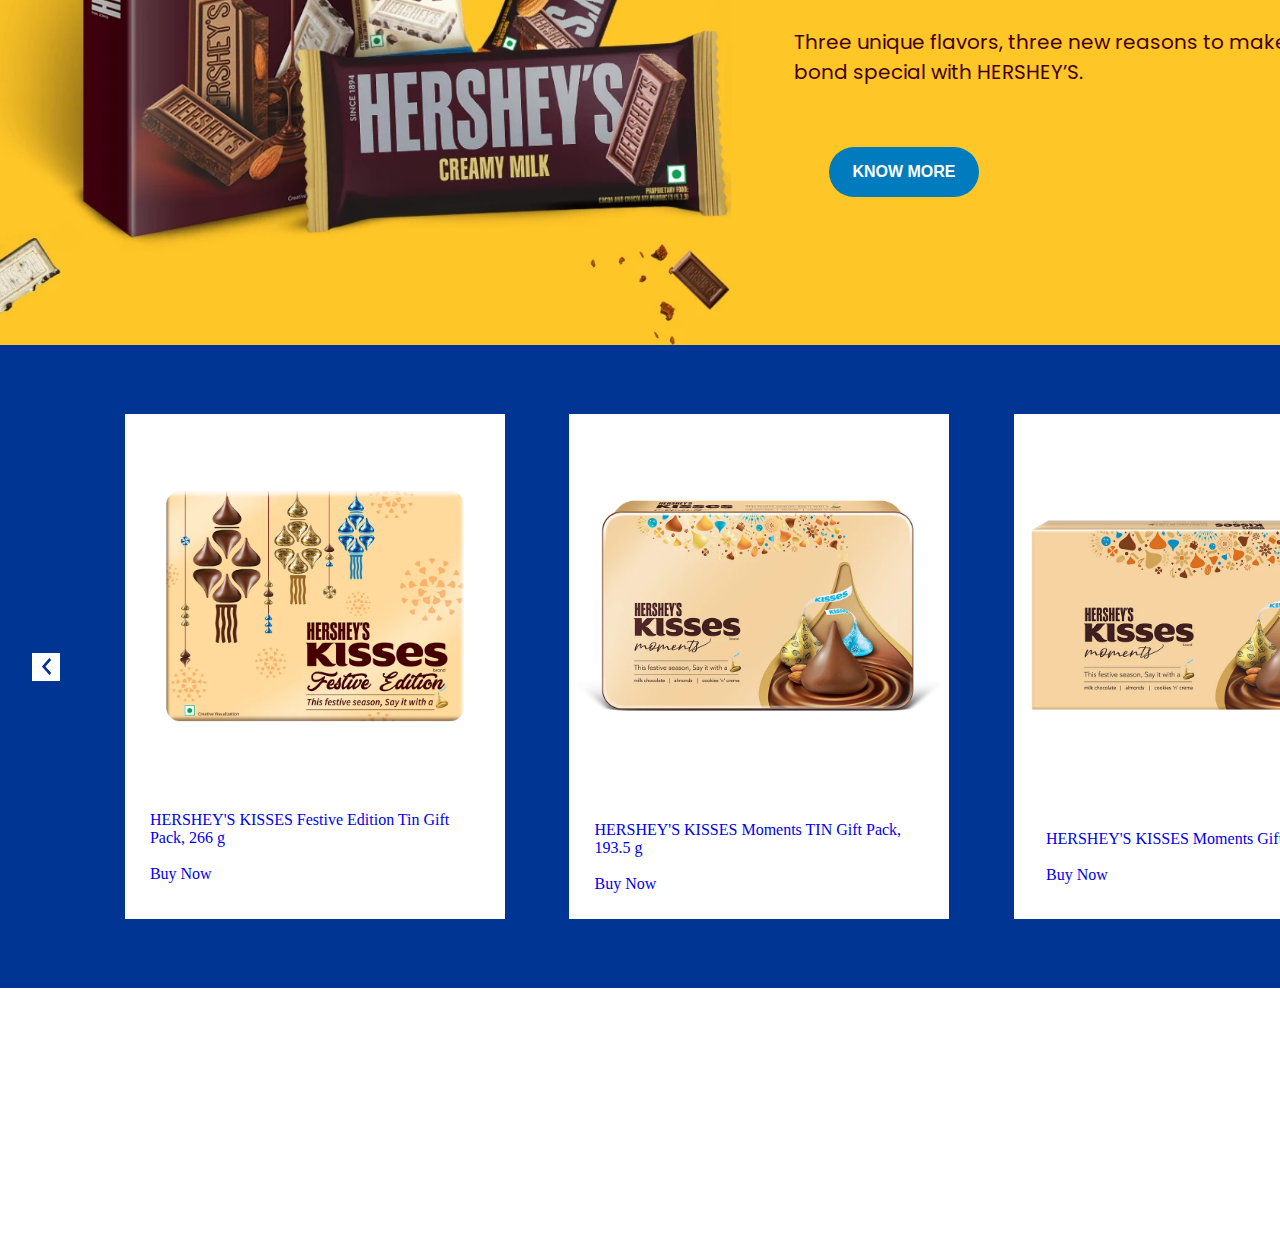
<file: vineeth/index1.html>
<!DOCTYPE html>
<html lang="en">
<head>
    <meta charset="UTF-8">
    <meta name="viewport" content="width=device-width, initial-scale=1.0">
    <title>Gifting Made Special with HERSHEY'S | HERSHEY'S India</title>
    <link rel="icon" href="./icon/icon-192x192.webp" type="image/webp" sizes="192x192">
    <link rel="stylesheet" href="style.css">
    <link rel="preconnect" href="https://fonts.googleapis.com">
<link rel="preconnect" href="https://fonts.gstatic.com" crossorigin>
<link href="https://fonts.googleapis.com/css2?family=Playfair+Display:ital,wght@0,400..900;1,400..900&family=Poppins:ital,wght@0,100;0,200;0,300;0,400;0,500;0,600;0,700;0,800;0,900;1,100;1,200;1,300;1,400;1,500;1,600;1,700;1,800;1,900&display=swap" rel="stylesheet">
</head>
<body>
    <nav>
        <div class="nav-item-lft">
            <div class="logo">
                 <img src="./logo/./hersheys-logo-color.webp" alt="">
            </div>
           <div class="dropdown">
               
               <div class="dropdown-div-1">
                    <div class="dropdown-div-c1">
                        Our Brands <img src="./icon/icons8-expand-arrow-96.png" alt="" height="15px">
                    </div>
               </div>
               <div class="dropdown-div-2">
                    <div class="dropdown-div-c2">
                        Products
                    </div>
               </div>
               <div class="dropdown-div-3">
                    <div class="dropdown-div-c3">
                        About Us <img src="./icon/icons8-expand-arrow-96.png" alt="" height="15px">
                    </div>
               </div>
               <div class="dropdown-div-4">
                    <div class="dropdown-div-c4">
                        Recipes
                    </div>
               </div>
               <div class="dropdown-div-5">
                    <div class="dropdown-div-c5">
                        Blogs
                    </div>
               </div>         
           </div>
            
        </div>
        <div class="nav-item-ri8">
            <div class="global-searchbar">
                <div class="search-1">
                <input type="text" name="" id="" placeholder="Search favourite products and recipes">
            </div>
            <div class="search-2">
                <div class="search-icon">
                    <svg xmlns="http://www.w3.org/2000/svg" viewBox="0 0 512 512"><!--!Font Awesome Free 6.7.1 by @fontawesome - https://fontawesome.com License - https://fontawesome.com/license/free Copyright 2024 Fonticons, Inc.--><path fill="#002970" d="M416 208c0 45.9-14.9 88.3-40 122.7L502.6 457.4c12.5 12.5 12.5 32.8 0 45.3s-32.8 12.5-45.3 0L330.7 376c-34.4 25.2-76.8 40-122.7 40C93.1 416 0 322.9 0 208S93.1 0 208 0S416 93.1 416 208zM208 352a144 144 0 1 0 0-288 144 144 0 1 0 0 288z"/></svg>
                </div>
                
            </div>
            </div>
            

        </div>
    </nav>
    <div class="banner">
        <img src="./image/gifting-banner.jpg" alt="" class="gift-banner">
    </div>
    <div class="img-container">
        <img src="./image/main-left.png" alt="">
        <img src="./image/main-center.png" alt="">
        <img src="./image/main-right.png" alt="">
    </div>
    <h2>Celebrate Special Occasions with HERSHEY’S Premium Chocolates</h2>
    
    <div class="para">
        <p>Gifting made decadent with HERSHEY’S premium range of KISSES, EXOTIC DARK and BARS.</p>
        <p>Festive occasions, birthdays, anniversaries, and more - we have something for everyone.</p>
    </div>
    <div class="hersheys-kisses">
        <img src="./image/c-1.jpg" alt="">
        <div class="container">
            <div class="box-head">
                <h1 class="box-h1">Say It with a Kiss on Every Occasion</h1>
                <p class="box-para">Bring in the joy of togetherness with
                HERSHEY'S melt-in-your-mouth KISSES,
                available in assorted flavors.</p>
                <button>KNOW MORE</button>
            </div>   
        </div>
    </div>
    <div class="brown-container">
        <div class="brown-right">
            <div class="brown-content">
                <h1>Make Gifting An
                    Exotic Experience</h1>
                    <p>Special occasions call for the goodness of premium
                        flavors. Try HERSHEY’S EXOTIC DARK today.</p>
                        <button>KNOW MORE</button>
            </div>
        </div>
        <img src="./image/c-2.jpg" alt="" class="brown-img">
    </div>
    <div class="yellow-container">
        <img src="./image/c-3.jpg" alt="">
        <div class="yellow-box">
            <div class="yellow-content">
                <h1>Keeping Traditions
                    Alive with HERSHEY’S</h1>
                    <p>Three unique flavors, three new reasons to make
                        every bond special with HERSHEY’S.</p>
                        <button>KNOW MORE</button>
             </div>
                
            
        </div>
    </div>
    <div class="gift-container">
        <div class="lft-arrow">
            <img src="./icon/left-arrow.png" alt="">
        </div>
        <div class="gft-left-container">
            <img src="./image/c-c-left.png" alt="">
            <div class="product-description">
                <a href="#">HERSHEY'S KISSES Festive Edition Tin Gift Pack, 266 g</a> 
                <br>
            <a href="#">Buy Now</a>
            </div>
            
        </div>
        <div class="gft-center-container">
            <img src="./image/c-c-center.png" alt="">
            <div class="product-description">
             <a href="#">HERSHEY'S KISSES Moments TIN Gift Pack, 193.5 g</a>
             <br>
             <a href="#">Buy Now</a>
            </div>
            
        </div>
        <div class="gft-ri8-container">
            <img src="./image/c-c-right.png" alt="">
            <div class="product-description">
             <a href="#">HERSHEY'S KISSES Moments Gift Pack, 129 g</a>
             <br>
             <a href="#">Buy Now</a>
            </div>
            
        </div>
        <div class="ri8-arrow">
            <img src="./icon/right-arrow.png" alt="">
        </div>
    </div>
</body>
</html>
</file>
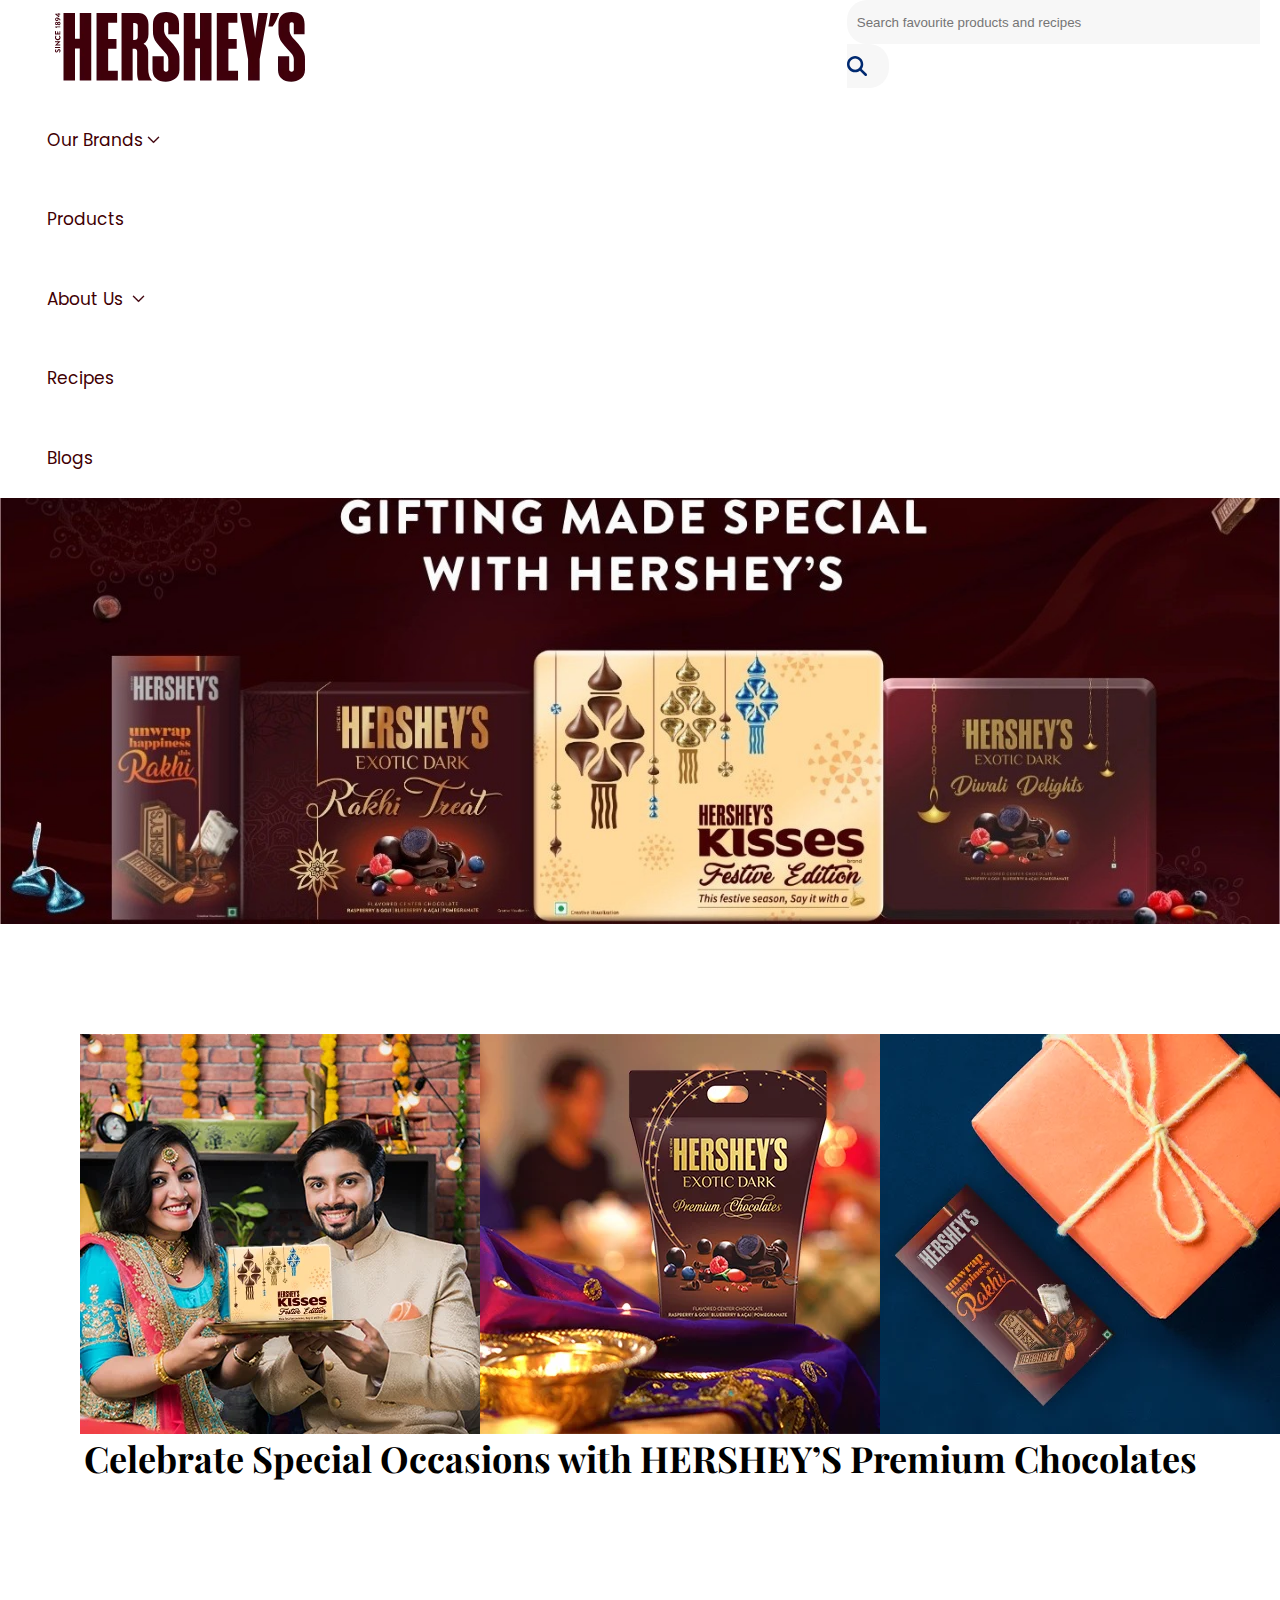
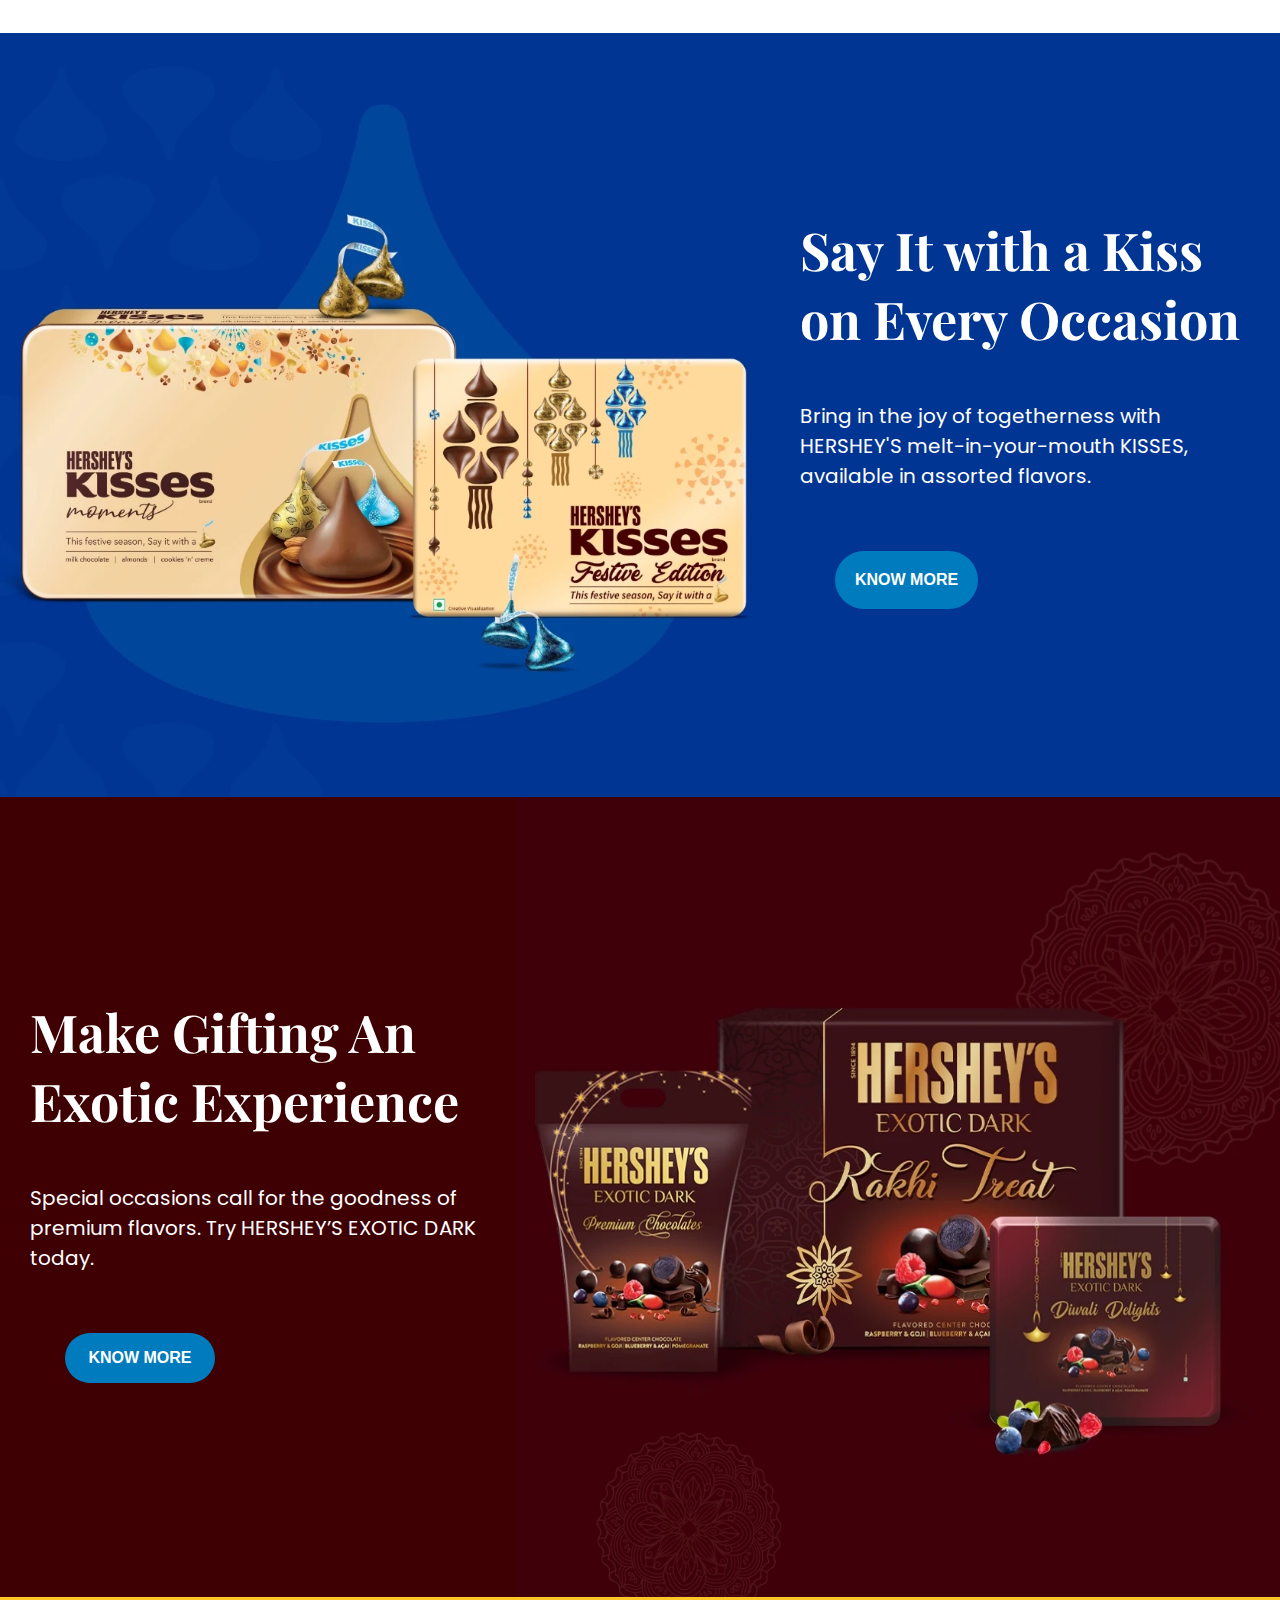
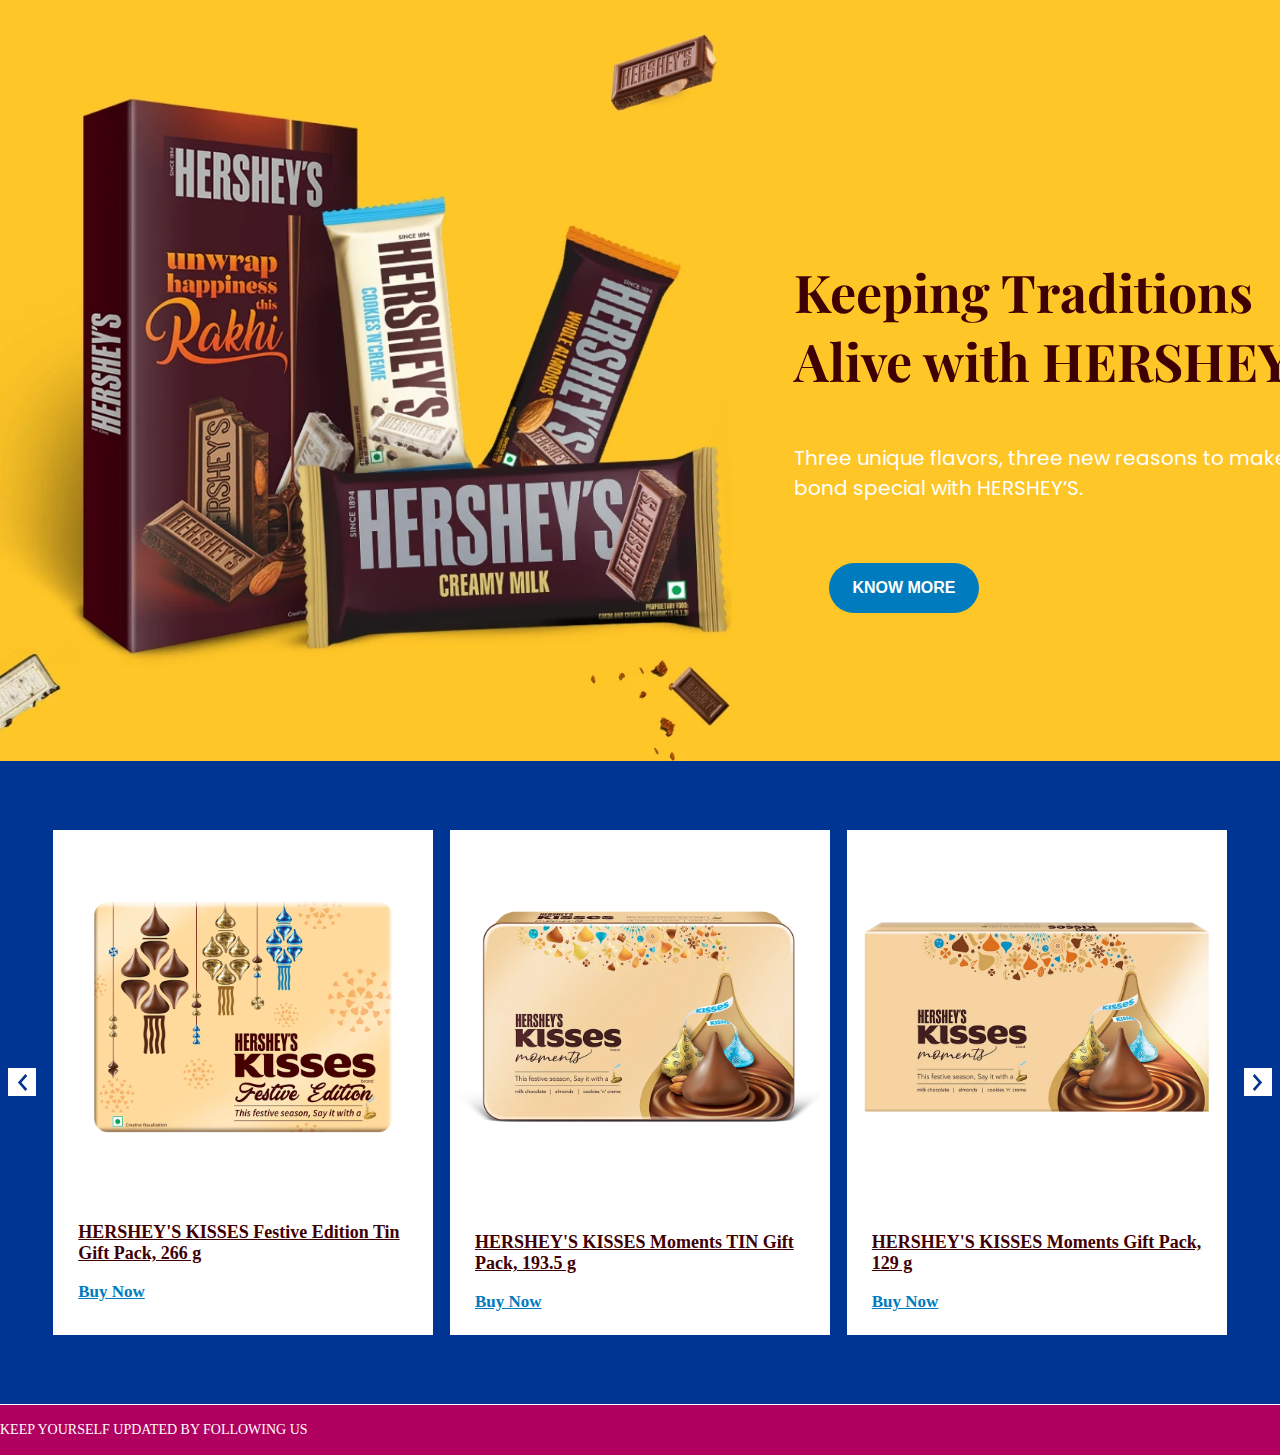
<file: vineeth/Page-1/index1.html>
<!DOCTYPE html>
<html lang="en">
<head>
    <meta charset="UTF-8">
    <meta name="viewport" content="width=device-width, initial-scale=1.0">
    <title>Gifting Made Special with HERSHEY'S | HERSHEY'S India</title>
    <link rel="icon" href="./icon/icon-192x192.webp" type="image/webp" sizes="192x192">
    <link rel="stylesheet" href="style.css">
    <link rel="preconnect" href="https://fonts.googleapis.com">
<link rel="preconnect" href="https://fonts.gstatic.com" crossorigin>
<link href="https://fonts.googleapis.com/css2?family=Playfair+Display:ital,wght@0,400..900;1,400..900&family=Poppins:ital,wght@0,100;0,200;0,300;0,400;0,500;0,600;0,700;0,800;0,900;1,100;1,200;1,300;1,400;1,500;1,600;1,700;1,800;1,900&display=swap" rel="stylesheet">
</head>
<body>
    <nav>
        <div class="nav-item-lft">
            <div class="logo">
                 <img src="./logo/./hersheys-logo-color.webp" alt="">
            </div>
           <div class="dropdown">
               
               <div class="dropdown-div-1">
                    <div class="dropdown-div-c1">
                        Our Brands <img src="./icon/icons8-expand-arrow-96.png" alt="" height="15px">
                    </div>
               </div>
               <div class="dropdown-div-2">
                    <div class="dropdown-div-c2">
                        Products
                    </div>
               </div>
               <div class="dropdown-div-3">
                    <div class="dropdown-div-c3">
                        About Us <img src="./icon/icons8-expand-arrow-96.png" alt="" height="15px">
                    </div>
               </div>
               <div class="dropdown-div-4">
                    <div class="dropdown-div-c4">
                        Recipes
                    </div>
               </div>
               <div class="dropdown-div-5">
                    <div class="dropdown-div-c5">
                        Blogs
                    </div>
               </div>         
           </div>
            
        </div>
        <div class="nav-item-ri8">
            <div class="global-searchbar">
                <div class="search-1">
                <input type="text" name="" id="" placeholder="Search favourite products and recipes">
            </div>
            <div class="search-2">
                <div class="search-icon">
                    <svg xmlns="http://www.w3.org/2000/svg" viewBox="0 0 512 512"><!--!Font Awesome Free 6.7.1 by @fontawesome - https://fontawesome.com License - https://fontawesome.com/license/free Copyright 2024 Fonticons, Inc.--><path fill="#002970" d="M416 208c0 45.9-14.9 88.3-40 122.7L502.6 457.4c12.5 12.5 12.5 32.8 0 45.3s-32.8 12.5-45.3 0L330.7 376c-34.4 25.2-76.8 40-122.7 40C93.1 416 0 322.9 0 208S93.1 0 208 0S416 93.1 416 208zM208 352a144 144 0 1 0 0-288 144 144 0 1 0 0 288z"/></svg>
                </div>
                
            </div>
            </div>
            

        </div>
    </nav>
    <div class="banner">
        <img src="./image/gifting-banner.jpg" alt="" class="gift-banner">
    </div>
    <div class="img-container">
        <img src="./image/main-left.png" alt="">
        <img src="./image/main-center.png" alt="">
        <img src="./image/main-right.png" alt="">
    </div>
    <h2>Celebrate Special Occasions with HERSHEY’S Premium Chocolates</h2>
    
    <div class="para">
        <p>Gifting made decadent with HERSHEY’S premium range of KISSES, EXOTIC DARK and BARS.</p>
        <p>Festive occasions, birthdays, anniversaries, and more - we have something for everyone.</p>
    </div>
    <div class="hersheys-kisses">
        <img src="./image/c-1.jpg" alt="">
        <div class="container">
            <div class="box-head">
                <h1 class="box-h1">Say It with a Kiss on Every Occasion</h1>
                <p class="box-para">Bring in the joy of togetherness with
                HERSHEY'S melt-in-your-mouth KISSES,
                available in assorted flavors.</p>
                <button>KNOW MORE</button>
            </div>   
        </div>
    </div>
    <div class="brown-container">
        <div class="brown-right">
            <div class="brown-content">
                <h1>Make Gifting An
                    Exotic Experience</h1>
                    <p>Special occasions call for the goodness of premium
                        flavors. Try HERSHEY’S EXOTIC DARK today.</p>
                        <button>KNOW MORE</button>
            </div>
        </div>
        <img src="./image/c-2.jpg" alt="" class="brown-img">
    </div>
    <div class="yellow-container">
        <img src="./image/c-3.jpg" alt="">
        <div class="yellow-box">
            <div class="yellow-content">
                <h1>Keeping Traditions
                    Alive with HERSHEY’S</h1>
                    <p>Three unique flavors, three new reasons to make
                        every bond special with HERSHEY’S.</p>
                        <button>KNOW MORE</button>
             </div>
                
            
        </div>
    </div>
    <div class="gift-container">
        <div class="lft-arrow">
            <img src="./icon/left-arrow.png" alt="">
        </div>
        <div class="gft-left-container">
            <img src="./image/c-c-left.png" alt="">
            <div class="product-description">
                <a href="#" class="product">HERSHEY'S KISSES Festive Edition Tin Gift Pack, 266 g</a> 
                <br>
            <a href="#" class="buy">Buy Now</a>
            </div>
            
        </div>
        <div class="gft-center-container">
            <img src="./image/c-c-center.png" alt="">
            <div class="product-description">
             <a href="#" class="product">HERSHEY'S KISSES Moments TIN Gift Pack, 193.5 g</a>
             <br>
             <a href="#" class="buy">Buy Now</a>
            </div>
            
        </div>
        <div class="gft-ri8-container">
            <img src="./image/c-c-right.png" alt="">
            <div class="product-description">
             <a href="#" class="product">HERSHEY'S KISSES Moments Gift Pack, 129 g</a>
             <br>
             <a href="#" class="buy">Buy Now</a>
            </div>
            
        </div>
        <div class="ri8-arrow">
            <img src="./icon/right-arrow.png" alt="">
        </div>
    </div>
    <div class="social-media">
        <div class="sm-icons">
            <p>KEEP YOURSELF UPDATED BY FOLLOWING US</p>
            <!-- <ul>
                <li>  |</li>
                <li>  |</li>
                <li>   </li>
            </ul> -->
        </div>
        
        
    </div>
</body>
</html>
</file>
<file: vineeth/Page-1/style.css>
*{
    margin: 0px;
    padding: 0px;
    box-sizing: border-box;
}
nav{

    /* border: 1px solid black; */
    background-color: white;
    color: #3f0003;
    padding-left: 20px;
    padding-right: 20px;
    display: grid;
    grid-template-columns: 2.2fr 1fr;
    position: sticky;
    top: 0;
    z-index: 1000;
    font-family: "Poppins", serif;
}
.nav-lft-container{
    /* border: 1px solid black; */
    height: 11vh;
    width: 67.6vw;
    display: flex;
    flex-direction: row;
    justify-content: space-around;
    align-items: center;
}


.logo-img{
    /* border: 1px solid black; */
    height: 11vh;
    width: 13vw;
    display: flex;
    justify-content: center;
    align-items: center;
}
.logo-img>img{

    width: 157.28px;
    height: 46px;
}
.logo-img:hover{
    cursor: pointer;
}
.dropdown-1{
    height: 11vh;
    width: 75vw;
    padding-left: 10px;
    display: flex;
    flex-direction: row;
    align-items: center;

}
.dropdown-div-1{
    /* border: 1px solid black; */
    height: 79.5px;
    width: 168px;
    display: flex;
    justify-content: center;
    align-items: center;
}
.dropdown-div-2{
    /* border: 1px solid black; */
    height: 79.5px;
    width: 126px;
    display: flex;
    justify-content: center;
    align-items: center;
}
.dropdown-div-3{
    /* border: 1px solid black; */
    height: 79.5px;
    width: 153px;
    display: flex;
    justify-content: center;
    align-items: center;
}
.dropdown-div-4{
    /* border: 1px solid black; */
    height: 79.5px;
    width: 118px;
    display: flex;
    justify-content: center;
    align-items: center;
}
.dropdown-div-5{
    /* border: 1px solid black; */
    height: 79.5px;
    width: 100px;
    display: flex;
    justify-content: center;
    align-items: center;
}
.dropdown-div-c1{
    /* border: 1px solid black; */
    width: 114px;
    height: 25.5px;
    font-size: 17px;
    display: flex;
    align-items: center;
    justify-content: space-between;
}
.dropdown-div-c1:hover{
    cursor: pointer;
}
.dropdown-div-c2{
    /* border: 1px solid black; */
    width: 72px;
    height: 25.5px;
    font-size: 17px;
    display: flex;
    align-items: center;
    justify-content: space-between;
}
.dropdown-div-c2:hover{
    cursor: pointer;
}
.dropdown-div-c3{
    /* border: 1px solid black; */
    width: 99px;
    height: 25.5px;
    font-size: 17px;
    display: flex;
    align-items: center;
    justify-content: space-between;
}
.dropdown-div-c3:hover{
    cursor: pointer;
}
.dropdown-div-c4{
    /* border: 1px solid black; */
    width: 64px;
    height: 25.5px;
    font-size: 17px;
    display: flex;
    align-items: center;
    justify-content: space-between;
}
.dropdown-div-c4:hover{
    cursor: pointer;
}
.dropdown-div-c5{
    /* border: 1px solid black; */
    width: 46px;
    height: 25.5px;
    font-size: 17px;
    display: flex;
    align-items: center;
    justify-content: space-between;
}
.dropdown-div-c5:hover{
    cursor: pointer;
}

.nav-ri8-container{
    /* border: 1px solid black; */
    height: 10.9vh;
    width: 29.76vw;
    display: flex;
    flex-direction: row;
}

.global-searchbar-1{
    display: flex;
    justify-content: flex-start;
    align-items: center;
    width: 29.76vw;   
}

input{
    height: 44px;
    width: 413.26px;
    border: none;
    border-radius: 20px 0px 0px 20px;
    padding-left: 10px;
    background-color: rgb(247, 247, 247);
}
.search-2{
    height: 44px;
    width: 42px;
    display: flex;
    align-items: center;
    background-color: rgb(247, 247, 247);
    border-radius: 0px 20px 20px 0px;
}
.search-icon{
    height: 20px;
    width: 20px;
}
.search-icon:hover{
    cursor: pointer;
}
.banner>.gift-banner{
    width: 100%;
    margin-bottom: 106px;
}
.img-container{
    display: flex;
    justify-content: space-between;
    margin: 0px 80px;

}
h2{
    font-size: 36px;
    text-align: center;
    margin-bottom: 10px;
    font-family: "Playfair Display", serif;
}
.para>p{
    text-align: center;
    margin-bottom: 5px;
}
.hersheys-kisses{
    margin-top: 100px;  
    display: flex;  
    flex-direction: row;
}
.hersheys-kisses>img{
    width: 764px;
}
.hersheys-kisses>.container{
    background-color:#003593;
    color: white;
    height: 764px;
    width: 764px;
    display: flex;
    justify-content: center;
    flex-direction: column;
    padding-left: 26px;
}
.box-head{
    width: 462px;
    height: 400px; 
    margin-left: 10px;  
}
.box-h1{
    font-size: 52px;
    font-family: "Playfair Display", serif;
    margin-bottom: 48px;
}
.box-para{
    font-size: 20px;
    font-family: "Poppins", serif;
}
.box-head>button{
    font-size: 16px;
    padding: 20px;
    border-radius: 40px;
    font-weight: bold;
    background-color:  #007BBD;
    border: none;
    margin-left: 35px;
    margin-top: 60px;
    color: white;
}

.brown-container{
    display: flex;
    flex-direction: row;
    justify-content: space-between;
    
}
.brown-img{
    width: 764px;
}
.brown-right{
    background-color: #3f0003;
    width: 759px;
    height: 800px;
}
.brown-content{
    color: white;
    width: 500px;
    display: flex;
    flex-direction: column;
    justify-content: space-around;
    padding: 0px 0px 100px 30px;
    margin-top: 200px;
}
.brown-content>h1{
    font-size: 52px;
    font-family: "Playfair Display", serif;
    margin-bottom: 48px;
}
.brown-content>p{
    font-size: 20px;
    font-family: "Poppins", serif;
}
.brown-content>button{
    color: white;
    width: 150px !important;
    font-size: 16px;
    font-weight: bold;
    padding: 16px 12px; 
    border-radius: 40px;
    font-weight: bold;
    background-color: #007BBD;
    border: none;
    margin-left: 35px;
    margin-top: 60px;
}
.yellow-container{
    display: flex;
    flex-direction: row;
}
.yellow-container>img{
    width: 764px;

}
.yellow-box{
    background-color: #FEC627;
    width: 764px;
    height: 764px;
}
.yellow-content{
    color: #3f0003;
    width: 600px;
    display: flex;
    flex-direction: column;
    justify-content: space-around;
    padding: 0px 0px 100px 30px;
    margin-top: 260px;
}
.yellow-content>h1{
    font-size: 52px;
    font-family: "Playfair Display", serif;
    margin-bottom: 48px;
}
.yellow-content>p{
    font-size: 20px;
    font-family: "Poppins", serif;
}
.yellow-content>button{
    color: white;
    width: 150px !important;
    font-size: 16px;
    font-weight: bold;
    padding: 16px 12px; 
    border-radius: 40px;
    font-weight: bold;
    background-color: #007BBD;
    border: none;
    margin-left: 35px;
    margin-top: 60px;
}
.gift-container{
    background-color: #003593;
    width: 100%;
    height: 643px;
    margin-bottom: 1px;
    display: flex;
    flex-direction: row;
    justify-content: space-around;
    align-items: center;
}
.lft-arrow{
    background-color: white;
    height: 28px;
    width: 28px;
    display: flex;
    justify-content: center;
    align-items: center;
}
.lft-arrow>img{
    width: 15px;
    height: 17px;
}
.gft-left-container{
    background-color: white;
    height: 505px;
    width: 380px;
    display: flex;
    flex-direction: column;
    justify-content: center;
    align-items: center;
}
.gft-left-container>img{
    height: 360px;
}
.product-description{
    margin: 25px;
    display: flex;
    flex-direction: column;
}

.gft-center-container{
    background-color: white;
    height: 505px;
    width: 380px;
    display: flex;
    flex-direction: column;
    justify-content: space-around;
    justify-content: center;
    align-items: center;
}
.gft-center-container>img{
    height: 380px;
}
.gft-ri8-container{
    background-color: white;
    height: 505px;
    width: 380px;
    display: flex;
    flex-direction: column;
    justify-content: space-around;
    justify-content: center;
    align-items: center;
}
.gft-ri8-container>img{
    height: 380px;
}
.product-description>.product{
    color: #3f0003;
    font-size: 18px;
    font-weight: bold;
}
.product-description>.buy{
    font-size: 17px;
    font-weight: bold;
    color: #007BBD;
}
.ri8-arrow{
    background-color: white;
    height: 28px;
    width: 28px;
    display: flex;
    justify-content: center;
    align-items: center;
}
.ri8-arrow>img{
    width: 15px;
    height: 17px;
}

.social-media{

    background-color: #b00060;
    height: 50px;
    font-size: 14px;
    display: grid;
    grid-template-columns: 0.75fr 1fr;
}

.sm-icons{
    /* border: 2px solid black; */
    display: flex;
    justify-content: space-between;
    align-items: center;
    height: 50px;
    
}
.sm-icons-content{
    padding-left: 90px;
    display: flex;
    justify-content: start;
    align-items: center;
}
.sm-icons-content-1{
    padding-right: 45px;
    display: flex;
    font-size: 30px;
    align-items: center;

}
.sm-icons-content-1>p{
    margin-bottom: 5px;
}
.fb-icon, .instagram-icon, .youtube{
    /* border: 1px solid black; */
    height: 30px;
    width: 50px;
    display: flex;
    justify-content: center;
    align-items: center;
}
.fb-icon>img{
    height: 20px;
    width: 20px;
}
.instagram-icon>img{
    height: 20px;
    width: 25px;
}
.youtube>img{
    height: 24px;
    width: 25px;
}



.contact-service{
    display: grid;
    grid-template-columns: 1fr 1fr 1fr;
    height: 132px;
}
.contact-service-logo{
    /* border: 1px solid black; */
    height: 132px;
    display: grid;
    grid-template-columns: 1fr;
    justify-content: center;
    align-content: center;
    padding-left: 60px;
}
.logo-brands{
    height: 104px;
    padding: 20px 20px 30px 0px;
    display: flex;
    justify-content: center;
    align-items: center;
}
.logo-brands>img{
    height: 64px;
    width: 220px;
}
.logo-content{
    /* border: 1px solid black; */
    height: 132px;
    display: flex;
    /* grid-template-columns: 1fr 1fr 1fr; */
    justify-content: space-around;
    align-items: center;
}
.logo-content-brands{
    height: 130px;
    width: 183.44px;
    display: flex;
    align-items: center;
    justify-content: center;
    
}
.logo-content>p{
    font-size: 70px;
    color: rgb(211, 211, 211);
}
.logo-name>a{
    color: #007BBD;
    font-size: 18px;
}
.logo-name>img{
    height: 30px;
    width: 30px;
    
}
.logo-name-1{
    /* border: 1px solid black; */
    display: flex;
    flex-direction: column;
    justify-content: center;
    align-items: center;
    height: 67px;
    width: 184.44px;
}
.logo-name-2{
    /* border: 1px solid black; */
    display: flex;
    flex-direction: column;
    justify-content: center;
    align-items: center;
    height: 67px;
    width: 184.44px;
}
.logo-name-3{
    /* border: 1px solid black; */
    display: flex;
    flex-direction: column;
    justify-content: center;
    align-items: center;
    height: 67px;
    width: 182.44px;
    
}
.contact-customer{
    display: flex;
    justify-content: center;
    align-items: center;
    flex-direction: column;
    background-color: rgb(243, 243, 243);
}
.contact-customer>p{
    margin-bottom: 10px;
    font-size: 14px;
}
.contact-customer>button{
    background-color: #007BBD;
    color: white;
    padding: 13px 70px;
    border-radius: 25px;
    border: none;
    font-weight: bold;
}

.footer{

    background-color: #3f0003;
    color: white;
    height: 15vh;
    width: 100%;
    display: grid;
    grid-template-columns: repeat(3,1fr);
}
.footer-container-lft{
    /* border: 1px solid black  */
    display: flex;
    justify-content: center;
    align-items: center;
    font-size: 13px;

}
.toggle-container{
    background-color: #4b3435;
    height: 17px;
    width: 45px;
    margin-right: 10px;
    border-radius: 10px;
    display: flex;
    justify-content: left;
    align-items: center;
    padding-left: 4px;
}
.toggle-button{
    background-color: white;
    height: 13px;
    width: 13px;
    border-radius: 50%;
}
.footer-container-ri8{
    color: white;
    padding-left: 20px;
    display: flex;
    justify-content: center;
    align-items: center;
    padding-right: 30px;
    
}
.ri8-footer-content{
    /* border: 2px solid white; */
    height: 100px;
    width: 400px;
    margin-right: 100px;
    display: flex;
    justify-content: space-evenly;
    align-items: center;
    font-size: 13px;

}
.ri8-footer-content>a,p{
    color: white;
    
}
.ri8-footer-content>p{
    font-size: 16px;
    /* margin: 0px 9px; */
    
}
</file>
<file: vineeth/page-2/style.css>
*{
    margin: 0px;
    padding: 0px;
    box-sizing: border-box;
}
nav{

    /* border: 1px solid black; */
    background-color: white;
    color: #3f0003;
    padding-left: 20px;
    padding-right: 20px;
    display: grid;
    grid-template-columns: 2.2fr 1fr;
    position: sticky;
    top: 0;
    z-index: 1000;
    font-family: "Poppins", serif;
}
.nav-lft-container{
    /* border: 1px solid black; */
    height: 11vh;
    width: 67.6vw;
    display: flex;
    flex-direction: row;
    justify-content: space-around;
    align-items: center;
}


.logo-img{
    /* border: 1px solid black; */
    height: 11vh;
    width: 13vw;
    display: flex;
    justify-content: center;
    align-items: center;
}
.logo-img>img{

    width: 157.28px;
    height: 46px;
}
.logo-img:hover{

    cursor: pointer;
}
.dropdown-1{
    height: 11vh;
    width: 75vw;
    padding-left: 10px;
    display: flex;
    flex-direction: row;
    align-items: center;

}
.dropdown-div-1{
    /* border: 1px solid black; */
    height: 79.5px;
    width: 168px;
    display: flex;
    justify-content: center;
    align-items: center;
}
.dropdown-div-2{
    /* border: 1px solid black; */
    height: 79.5px;
    width: 126px;
    display: flex;
    justify-content: center;
    align-items: center;
}
.dropdown-div-3{
    /* border: 1px solid black; */
    height: 79.5px;
    width: 153px;
    display: flex;
    justify-content: center;
    align-items: center;
}
.dropdown-div-4{
    /* border: 1px solid black; */
    height: 79.5px;
    width: 118px;
    display: flex;
    justify-content: center;
    align-items: center;
}
.dropdown-div-5{
    /* border: 1px solid black; */
    height: 79.5px;
    width: 100px;
    display: flex;
    justify-content: center;
    align-items: center;
}
.dropdown-div-c1{
    /* border: 1px solid black; */
    width: 114px;
    height: 25.5px;
    font-size: 17px;
    display: flex;
    align-items: center;
    justify-content: space-between;
}
.dropdown-div-c1:hover{
    cursor: pointer;
}
.dropdown-div-c2{
    /* border: 1px solid black; */
    width: 72px;
    height: 25.5px;
    font-size: 17px;
    display: flex;
    align-items: center;
    justify-content: space-between;
}
.dropdown-div-c2:hover{
    cursor: pointer;
}
.dropdown-div-c3{
    /* border: 1px solid black; */
    width: 99px;
    height: 25.5px;
    font-size: 17px;
    display: flex;
    align-items: center;
    justify-content: space-between;
}
.dropdown-div-c3:hover{
    cursor: pointer;
}
.dropdown-div-c4{
    /* border: 1px solid black; */
    width: 64px;
    height: 25.5px;
    font-size: 17px;
    display: flex;
    align-items: center;
    justify-content: space-between;
}
.dropdown-div-c4:hover{
    cursor: pointer;
}
.dropdown-div-c5{
    /* border: 1px solid black; */
    width: 46px;
    height: 25.5px;
    font-size: 17px;
    display: flex;
    align-items: center;
    justify-content: space-between;
}
.dropdown-div-c5:hover{
    cursor: pointer;
}

.nav-ri8-container{
    /* border: 1px solid black; */
    height: 10.9vh;
    width: 29.76vw;
    display: flex;
    flex-direction: row;
}

.global-searchbar-1{
    display: flex;
    justify-content: flex-start;
    align-items: center;
    width: 29.76vw;   
}

input{
    height: 44px;
    width: 413.26px;
    border: none;
    border-radius: 20px 0px 0px 20px;
    padding-left: 10px;
    background-color: rgb(247, 247, 247);
}
.search-2{
    height: 44px;
    width: 42px;
    display: flex;
    align-items: center;
    background-color: rgb(247, 247, 247);
    border-radius: 0px 20px 20px 0px;
}
.search-icon{
    height: 20px;
    width: 20px;
}
.search-icon:hover{
    cursor: pointer;
}
.yellow-image{
    margin-bottom: 35px;
}
.yellow-image>img{
    height: 603px;
    width: 100%;
}
.green-image{
    margin-bottom: 166px;
}
.green-image>img{
    height: 603px;
    width: 100%;
}
.orange-container{
    width: 100%;
    display: grid;
    grid-template-columns: 620px 620px;
    justify-content: space-around;
    padding: 0px 88px;
    margin-bottom: 166px;
}
.orange-container>.orange-container-1>img{
    height: 620px;
    border-radius: 5px;
}
.orange-container>.orange-container-2>img{
    height: 620px;
    border-radius: 5px;
}
.orange-container>.orange-container-3>img{
    height: 620px;
    border-radius: 5px;
    
}
.orange-container>.orange-container-4>img{
    height: 620px;
    border-radius: 5px;
}
.green-container{
    background-color: #2a7f63;
    color: white;
    width: 100%;
    height: 970px;
    text-align: center;
    padding-top: 120px;
    font-size: 21px;
    font-weight: bold;
    margin-bottom: 100px;
}
.green-container>h1{
    margin-bottom: 35px;
}
.sofit-drink{
    display: flex;
    justify-content: space-around;
}
.sofit-drink{
    padding: 0px 64px;
}
.sofit-drink>img{
    height: 645px;
}
.sofit-drinks-more-details{
    height: 300px;
    display: flex;
    flex-direction: row;
    justify-content: space-around;
    padding: 0px 61px 0px 61px;
    position: relative;
    bottom: 300px;
}
.explore-now{
    width: 645px;
    margin: 1px;
    padding: 1px;
    display: flex;
    align-items: center;
    padding-left: 18px;
}
.explore-now-1{
    height: 195px;
    width: 505px;
    padding: 20px;
    background-color: white;
    color: #3f0003;
    margin-top: 66px;
    display: flex;
    flex-direction: column;
    justify-content: space-around;
    align-items: flex-start;

    
}
.explore-now-1>p{
    position: relative;
    right: 22px;
    font-size: 17px;
    color: #3f0003;
}
.explore-now-2{
    height: 215px;
    width: 505px;
    padding: 20px;
    background-color: white;
    color: #3f0003;
    margin-top: 45px;
    display: flex;
    flex-direction: column;
    justify-content: space-around;
    align-items: flex-start;
}
.explore-now-2>p{
    position: relative;
    right: 10px;
    font-size: 17px;
    color: #3f0003;
}
.explore-now>.explore-now-1>a{
    color: #007BBD;
}
.explore-now>.explore-now-2>a{
    color: #007BBD;
}
.sofit-meals>.meals-heading>h1{
    display: grid;
    justify-content: center;
    font-size: 40px;
    color: #3f0003;
    font-family: "Playfair Display", serif;
    font-weight: bold;
}
.sofit-meals-container{
    margin-top: 10px;
    display: grid;
    flex-direction: column;
    grid-template-columns: 32% 32% 32%;
    justify-content: center;
    align-content: center;
    margin-top: 25px;
    color: #3f0003;
    font-size: 18px;
    font-family: "Playfair Display", serif;
    font-weight: 700;
}
.sofit-meals-image{
    display: grid;
    justify-content: center;
    align-content: center;
    text-align: center;
    margin-bottom: 10px;
}
.sofit-meals-image>img{
    height: 445px;
}
.sofit-meals{
    margin-bottom: 25px;
}

                                    /* drink section */
.gift-container{
    background-color: #541013;
    width: 100%;
    height: 643px;
    margin-bottom: 1px;
    display: flex;
    flex-direction: row;
    justify-content: space-around;
    align-items: center;
    margin-bottom: 50px;
}
.lft-arrow{
    background-color: white;
    height: 28px;
    width: 28px;
    display: flex;
    justify-content: center;
    align-items: center;
}
.lft-arrow>img{
    width: 15px;
    height: 17px;
}
.gft-left-container{
    background-color: white;
    height: 505px;
    width: 380px;
    display: flex;
    flex-direction: column;
    justify-content: center;
    align-items: center;
}
.gft-left-container>img{
    height: 360px;
}
.product-description{
    margin: 25px;
    display: flex;
    flex-direction: column;
}
.product-description>a:hover{
    text-decoration: none;
}

.gft-center-container{
    background-color: white;
    height: 505px;
    width: 380px;
    display: flex;
    flex-direction: column;
    justify-content: space-around;
    justify-content: center;
    align-items: center;
}
.gft-center-container>img{
    height: 380px;
}
.gft-ri8-container{
    background-color: white;
    height: 505px;
    width: 380px;
    display: flex;
    flex-direction: column;
    justify-content: space-around;
    justify-content: center;
    align-items: center;
}
.gft-ri8-container>img{
    height: 380px;
}
.product-description>.product{
    color: #3f0003;
    font-size: 18px;
    font-weight: bold;
}
.product-description>.buy{
    font-size: 17px;
    font-weight: bold;
    color: #007BBD;
}
.ri8-arrow{
    background-color: white;
    height: 28px;
    width: 28px;
    display: flex;
    justify-content: center;
    align-items: center;
}
.ri8-arrow>img{
    width: 15px;
    height: 17px;
}

.sofit-blog{
    /* border: 2px solid black; */
    height: 252.2px;
    width: 100%;
    display: grid;
    color: #3f0003;
    font-size: 17px;
    padding: 10px 0px 0px 0px;
}
.sofit-blog-heading{
    height: 92px;
    width: 100%;
    display: flex;
    justify-content: center;
    align-items: center;
    color: #3f0003;
    font-size: 17px;
    padding: 20px 0px 30px;
}
.sofit-blog-main-container{
    /* border: 1px solid black; */
    height: 145.2px;
    padding: 0px 100px 50px 100px;
    width: 100%;
    color: #3f0003;
    display: grid;
    grid-template-columns: repeat(3,1fr);
    
}
.sofit-blog-main-item{
    display: flex;
}
.sofit-blog-main-item:hover{
    cursor: pointer;
}
.blog-img>img{
    height: 80.2px;
    width: 120.3px;

}
.blog-link{
    /* border: 1px solid black; */
    height: 80.2px;
    width: 250.63px;
    padding: 5px 10px;
    font-size: 18px;
    color: #3f0003;
    display: flex;
    justify-content: center;
    align-items: center;
}
.blog-link>p{
    color: #3f0003;
    text-decoration: underline;

}



                                    /* footer */


.social-media{

    background-color: #b00060;
    height: 50px;
    font-size: 14px;
    display: grid;
    grid-template-columns: 0.75fr 1fr;
}

.sm-icons{
    /* border: 2px solid black; */
    display: flex;
    justify-content: space-between;
    align-items: center;
    height: 50px;
    
}
.sm-icons-content{
    padding-left: 90px;
    display: flex;
    justify-content: start;
    align-items: center;
}
.sm-icons-content-1{
    padding-right: 45px;
    display: flex;
    font-size: 30px;
    align-items: center;

}
.sm-icons-content-1>p{
    margin-bottom: 5px;
}
.fb-icon, .instagram-icon, .youtube{
    /* border: 1px solid black; */
    height: 30px;
    width: 50px;
    display: flex;
    justify-content: center;
    align-items: center;
}
.fb-icon>img{
    height: 20px;
    width: 20px;
}
.instagram-icon>img{
    height: 20px;
    width: 25px;
}
.youtube>img{
    height: 24px;
    width: 25px;
}



.contact-service{
    display: grid;
    grid-template-columns: 1fr 1fr 1fr;
    height: 132px;
}
.contact-service-logo{
    /* border: 1px solid black; */
    height: 132px;
    display: grid;
    grid-template-columns: 1fr;
    justify-content: center;
    align-content: center;
    padding-left: 60px;
}
.logo-brands{
    height: 104px;
    padding: 20px 20px 30px 0px;
    display: flex;
    justify-content: center;
    align-items: center;
}
.logo-brands>img{
    height: 64px;
    width: 220px;
    transition-duration: 0.5s;
}
.logo-brands>img:hover{
    cursor: pointer;
}
.logo-content{
    /* border: 1px solid black; */
    height: 132px;
    display: flex;
    /* grid-template-columns: 1fr 1fr 1fr; */
    justify-content: space-around;
    align-items: center;
}
.logo-content-brands{
    height: 130px;
    width: 183.44px;
    display: flex;
    align-items: center;
    justify-content: center;
    
}
.logo-content>p{
    font-size: 70px;
    color: rgb(211, 211, 211);
}
.logo-name>a{
    color: #007BBD;
    font-size: 18px;
}
.logo-name>a:hover{
    text-decoration: none;
    font-size: 20px;
    color: #3f0003;
}
.logo-name>img{
    height: 30px;
    width: 30px;
    
}
.logo-name-1{
    /* border: 1px solid black; */
    display: flex;
    flex-direction: column;
    justify-content: center;
    align-items: center;
    height: 67px;
    width: 184.44px;
}
.logo-name-2{
    /* border: 1px solid black; */
    display: flex;
    flex-direction: column;
    justify-content: center;
    align-items: center;
    height: 67px;
    width: 184.44px;
}
.logo-name-3{
    /* border: 1px solid black; */
    display: flex;
    flex-direction: column;
    justify-content: center;
    align-items: center;
    height: 67px;
    width: 182.44px;
    
}
.contact-customer{
    display: flex;
    justify-content: center;
    align-items: center;
    flex-direction: column;
    background-color: rgb(243, 243, 243);
}
.contact-customer>p{
    margin-bottom: 10px;
    font-size: 14px;
}
.contact-customer>button{
    background-color: #007BBD;
    color: white;
    padding: 13px 70px;
    border-radius: 25px;
    border: none;
    font-weight: bold;
}
.contact-customer>button:hover{
    background-color: #9ed6f5;
    color: #007BBD;
    font-size: 15px;
}

.footer{

    background-color: #3f0003;
    color: white;
    height: 15vh;
    width: 100%;
    display: grid;
    grid-template-columns: repeat(3,1fr);
}
.footer-container-lft{
    /* border: 1px solid black  */
    display: flex;
    justify-content: center;
    align-items: center;
    font-size: 13px;

}
.toggle-container{
    background-color: #4b3435;
    height: 17px;
    width: 45px;
    margin-right: 10px;
    border-radius: 10px;
    display: flex;
    justify-content: start;
    align-items: center;
}
.toggle-container:hover{
    background-color: #767474;
}
.toggle-button{
    background-color: white;
    height: 13px;
    width: 13px;
    border-radius: 50%;
}
.footer-container-ri8{
    color: white;
    padding-left: 20px;
    display: flex;
    justify-content: center;
    align-items: center;
    padding-right: 30px;
    
}
.ri8-footer-content{
    /* border: 2px solid white; */
    height: 100px;
    width: 400px;
    margin-right: 100px;
    display: flex;
    justify-content: space-evenly;
    align-items: center;
    font-size: 13px;

}
.ri8-footer-content>a,p{
    color: white;
    
}
.ri8-footer-content>p{
    font-size: 16px;
    /* margin: 0px 9px; */
    
}
</file>
<file: vineeth/style.css>
*{
    margin: 0px;
    padding: 0px;
    box-sizing: border-box;
}
nav{
    background-color: white;
    width: 100%;
    height: 82px;
    display: flex;
    flex-direction: row;
    justify-content: space-between;
    position: sticky;
    top: 0;
    z-index: 1000;
    font-family: "Poppins", serif;
}
.nav-item-lft{
    height: 79.5px;
    width: 1038.72px;
    display: flex;
    flex-direction: row;
    justify-content: space-around;
    margin-left: 20px;
    display: flex;
    align-items: center;
}
nav>.nav-item-lft>.logo>img{
    width: 158.28px;
    height: 46px;
}
.logo>img:hover{
    cursor: pointer;
}
.dropdown{
    display: flex;
    flex-direction: row;
    width: 880.45px;
    height: 80px;
    align-items: center;
    padding: 0px 0px 0px 10px;
}
.dropdown-div-1{
    height: 79.5px;
    width: 168px;
    display: flex;
    justify-content: center;
    align-items: center;
}
.dropdown-div-2{
    height: 79.5px;
    width: 126px;
    display: flex;
    justify-content: center;
    align-items: center;
}
.dropdown-div-3{
    height: 79.5px;
    width: 153px;
    display: flex;
    justify-content: center;
    align-items: center;
}
.dropdown-div-4{
    height: 79.5px;
    width: 118px;
    display: flex;
    justify-content: center;
    align-items: center;
}
.dropdown-div-5{
    height: 79.5px;
    width: 100px;
    display: flex;
    justify-content: center;
    align-items: center;
}
.dropdown-div-c1{
    width: 114px;
    height: 25.5px;
    font-size: 17px;
    display: flex;
    align-items: center;
    justify-content: space-between;
}
.dropdown-div-c1:hover{
    cursor: pointer;
}
.dropdown-div-c2{
    width: 72px;
    height: 25.5px;
    font-size: 17px;
    display: flex;
    align-items: center;
    justify-content: space-between;
}
.dropdown-div-c2:hover{
    cursor: pointer;
}
.dropdown-div-c3{
    width: 99px;
    height: 25.5px;
    font-size: 17px;
    display: flex;
    align-items: center;
    justify-content: space-between;
}
.dropdown-div-c3:hover{
    cursor: pointer;
}
.dropdown-div-c4{
    width: 64px;
    height: 25.5px;
    font-size: 17px;
    display: flex;
    align-items: center;
    justify-content: space-between;
}
.dropdown-div-c4:hover{
    cursor: pointer;
}
.dropdown-div-c5{
    width: 46px;
    height: 25.5px;
    font-size: 15px;
    display: flex;
    align-items: center;
    justify-content: space-between;
}
.dropdown-div-c5:hover{
    cursor: pointer;
}
nav>.nav-item-ri8{
    display: flex;
    flex-direction: row;
    width: 531.86px;
    height: 79.5px;

}
.global-searchbar{
    display: flex;
    justify-content: center;
    align-items: center;
}
input{
    height: 44px;
    width: 413.26px;
    border: none;
    border-radius: 20px 0px 0px 20px;
    padding-left: 10px;
    background-color: rgb(247, 247, 247);
}
.search-2{
    height: 44px;
    width: 27px;
    display: flex;
    align-items: center;
    background-color: rgb(247, 247, 247);
    border-radius: 0px 20px 20px 0px;
}
.search-icon{
    height: 20px;
    width: 20px;
}
.search-icon:hover{
    cursor: pointer;
}
.banner>.gift-banner{
    width: 100%;
    margin-bottom: 106px;
}
.img-container{
    display: flex;
    justify-content: space-between;
    margin: 0px 80px;

}
h2{
    font-size: 36px;
    text-align: center;
    margin-bottom: 10px;
    font-family: "Playfair Display", serif;
}
.para>p{
    text-align: center;
    margin-bottom: 5px;
}
.hersheys-kisses{
    margin-top: 100px;  
    display: flex;  
    flex-direction: row;
}
.hersheys-kisses>img{
    width: 764px;
}
.hersheys-kisses>.container{
    background-color:#003593;
    color: white;
    height: 764px;
    width: 764px;
    display: flex;
    justify-content: center;
    flex-direction: column;
    padding-left: 26px;
}
.box-head{
    width: 462px;
    height: 400px; 
    margin-left: 10px;  
}
.box-h1{
    font-size: 52px;
    font-family: "Playfair Display", serif;
    margin-bottom: 48px;
}
.box-para{
    font-size: 20px;
    font-family: "Poppins", serif;
}
.box-head>button{
    font-size: 16px;
    padding: 20px;
    border-radius: 40px;
    font-weight: bold;
    background-color:  #007BBD;
    border: none;
    margin-left: 35px;
    margin-top: 60px;
    color: white;
}

.brown-container{
    display: flex;
    flex-direction: row;
    justify-content: space-between;
    
}
.brown-img{
    width: 764px;
}
.brown-right{
    background-color: #3f0003;
    width: 759px;
    height: 800px;
}
.brown-content{
    color: white;
    width: 500px;
    display: flex;
    flex-direction: column;
    justify-content: space-around;
    padding: 0px 0px 100px 30px;
    margin-top: 200px;
}
.brown-content>h1{
    font-size: 52px;
    font-family: "Playfair Display", serif;
    margin-bottom: 48px;
}
.brown-content>p{
    font-size: 20px;
    font-family: "Poppins", serif;
}
.brown-content>button{
    color: white;
    width: 150px !important;
    font-size: 16px;
    font-weight: bold;
    padding: 16px 12px; 
    border-radius: 40px;
    font-weight: bold;
    background-color: #007BBD;
    border: none;
    margin-left: 35px;
    margin-top: 60px;
}
.yellow-container{
    display: flex;
    flex-direction: row;
}
.yellow-container>img{
    width: 764px;

}
.yellow-box{
    background-color: #FEC627;
    width: 764px;
    height: 764px;
}
.yellow-content{
    color: #3f0003;
    width: 600px;
    display: flex;
    flex-direction: column;
    justify-content: space-around;
    padding: 0px 0px 100px 30px;
    margin-top: 260px;
}
.yellow-content>h1{
    font-size: 52px;
    font-family: "Playfair Display", serif;
    margin-bottom: 48px;
}
.yellow-content>p{
    font-size: 20px;
    font-family: "Poppins", serif;
}
.yellow-content>button{
    color: white;
    width: 150px !important;
    font-size: 16px;
    font-weight: bold;
    padding: 16px 12px; 
    border-radius: 40px;
    font-weight: bold;
    background-color: #007BBD;
    border: none;
    margin-left: 35px;
    margin-top: 60px;
}
.gift-container{
    background-color: #003593;
    width: 1519px;
    height: 643px;
    margin-bottom: 250px;
    display: flex;
    flex-direction: row;
    justify-content: space-around;
    align-items: center;
}
.lft-arrow{
    background-color: white;
    height: 28px;
    width: 28px;
    display: flex;
    justify-content: center;
    align-items: center;
}
.lft-arrow>img{
    width: 15px;
    height: 17px;
}
.gft-left-container{
    background-color: white;
    height: 505px;
    width: 380px;
    display: flex;
    flex-direction: column;
    justify-content: center;
    align-items: center;
}
.gft-left-container>img{
    height: 360px;
}
.product-description{
    margin: 25px;
    display: flex;
    flex-direction: column;
}
.product-description>a{
    text-decoration: none;
}
.gft-center-container{
    background-color: white;
    height: 505px;
    width: 380px;
    display: flex;
    flex-direction: column;
    justify-content: space-around;
    justify-content: center;
    align-items: center;
}
.gft-center-container>img{
    height: 380px;
}
.gft-ri8-container{
    background-color: white;
    height: 505px;
    width: 380px;
    display: flex;
    flex-direction: column;
    justify-content: space-around;
    justify-content: center;
    align-items: center;
}
.gft-ri8-container>img{
    height: 380px;
}
.ri8-arrow{
    background-color: white;
    height: 28px;
    width: 28px;
    display: flex;
    justify-content: center;
    align-items: center;
}
.ri8-arrow>img{
    width: 15px;
    height: 17px;
}
</file>
